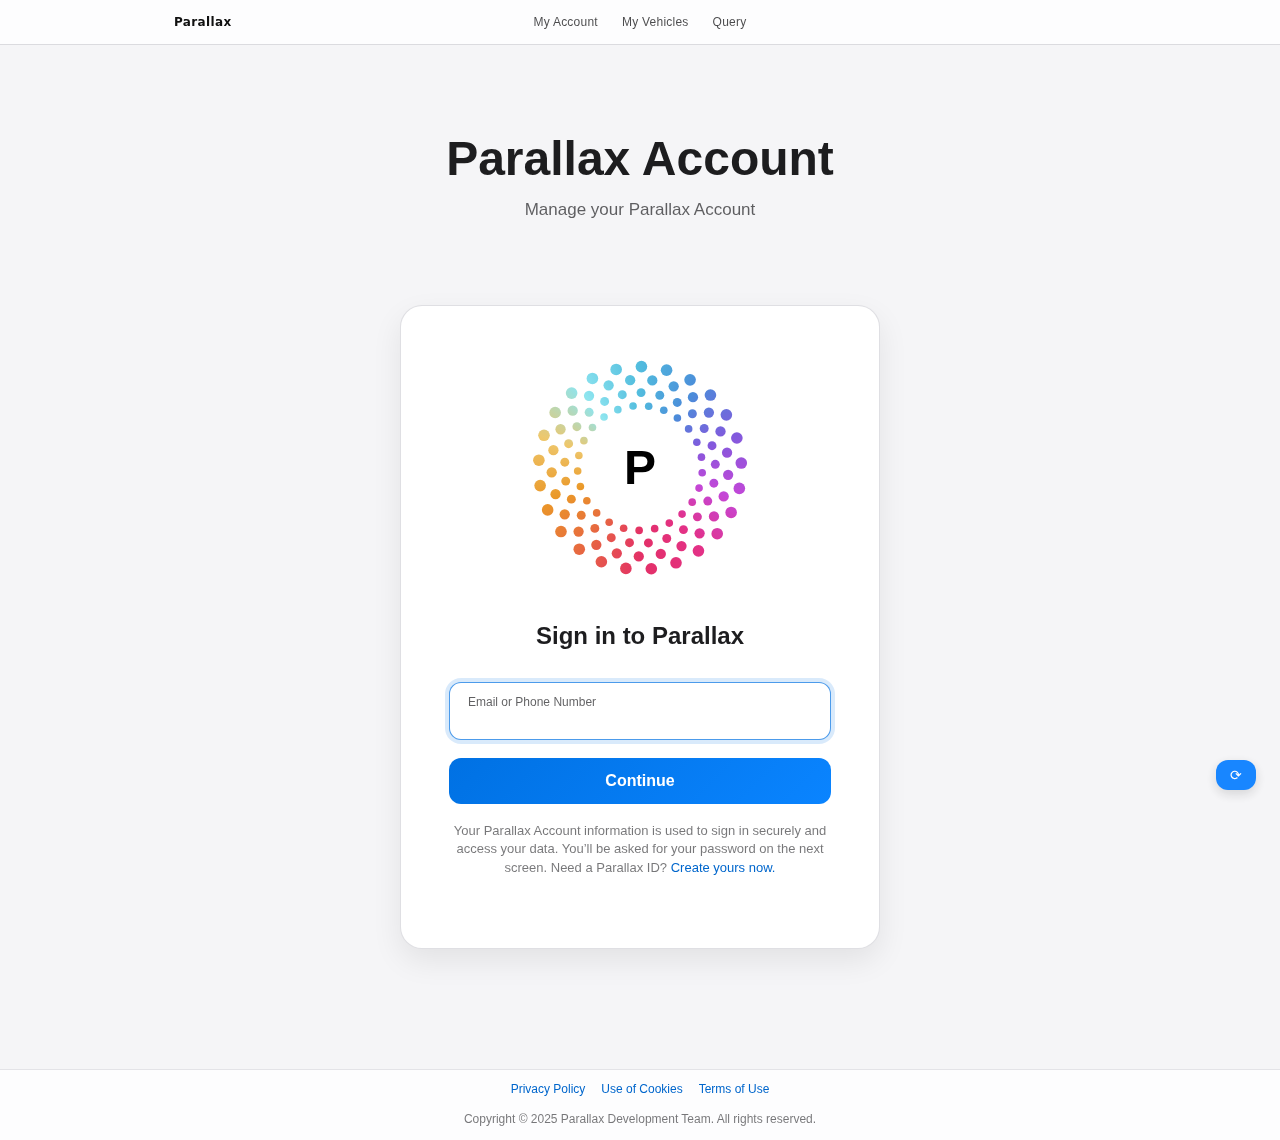
<file: frontend_and_backend_project/index.html>
<!DOCTYPE html>
  <html lang="en">
  <head>
    <meta charset="UTF-8" />
    <meta name="viewport" content="width=device-width, initial-scale=1.0" />
    <title>Parallax</title>
    <link rel="icon" type="image/png" href="resource/img/Logo.png" />
    <link rel="stylesheet" href="styles.css" />
  </head>
  <body>
    <header class="apple-header">
      <nav class="apple-nav" aria-label="Main navigation">
        <a class="nav-logo" href="#" aria-label="Parallax">
          <span class="nav-logo-text">Parallax</span>
        </a>
        <ul class="nav-links">
          <li><a href="#" id="nav-account">My Account</a></li>
          <li><a href="#" id="nav-vehicles">My Vehicles</a></li>
          <li><a href="#" id="nav-query">Query</a></li>
          <li id="nav-signout-item" class="hidden">
            <a href="#" id="nav-signout">Sign out</a>
          </li>
        </ul>
      </nav>
    </header>

    <main>
      <section id="auth-shell" class="signin-shell">
        <h1 class="signin-heading">Parallax Account</h1>
        <p class="signin-subheading">Manage your Parallax Account</p>
        <section class="signin-card" aria-labelledby="form-title">
          <div class="account-logo" aria-hidden="true">
            <div class="parallax-ring-logo">
              <div class="parallax-ring-bg"></div>
              <canvas id="parallax-ring-mask"></canvas>
              <div class="parallax-ring-mark">P</div>
            </div>
          </div>
        <h2 id="form-title" class="card-title">Sign in to Parallax</h2>
          <form
            id="login-form"
            class="auth-form active"
            data-stage="identifier"
            novalidate
          >
            <label class="input-field floating-field identifier-field">
              <span class="sr-only">Email or phone number</span>
              <input
                id="login-username"
                type="text"
                placeholder="Email or Phone Number"
                autocomplete="username"
                required
              />
              <span class="floating-label" aria-hidden="true"
                >Email or Phone Number</span
              >
            </label>
            <button type="submit" class="primary-button">Continue</button>
            <p id="login-stage-note" class="stage-note">
              Your Parallax Account information is used to sign in securely and
              access your data. You’ll be asked for your password on the next
              screen. Need a Parallax ID?
              <a href="#" class="link create-account-trigger"
                >Create yours now.</a
              >
            </p>
            <label class="input-field floating-field password-field">
              <span class="sr-only">Password</span>
              <input
                id="login-password"
                type="password"
                placeholder="Password"
                autocomplete="current-password"
                required
              />
              <span class="floating-label" aria-hidden="true">Password</span>
            </label>
            <label class="remember-row password-stage">
              <input id="remember-me" type="checkbox" />
              <span>Remember me</span>
            </label>
            <div class="link-group password-stage">
              <a href="#" id="forgot-password" class="link">Forgot your password?</a>
              <a
                href="#"
                id="create-account-link"
                class="link create-account-trigger"
                >Create Your Parallax Account</a
              >
            </div>
          </form>

          <form id="reset-form" class="auth-form reset-form" novalidate>
            <div class="reset-layout">
              <div class="reset-main">
                <h2 class="reset-title">Reset your password</h2>
                <p class="reset-description">
                  Enter your email address or phone number that you use with your
                  account to continue.
                </p>

                <label class="field-block" for="reset-identifier">
                  <span class="field-label">Email address or phone number</span>
                  <input
                    id="reset-identifier"
                    type="text"
                    autocomplete="username"
                    required
                  />
                </label>

                <div class="verification-box reset-captcha" role="group">
                  <p class="verification-title">Type the characters in the image</p>
                  <div
                    class="verification-code"
                    id="reset-captcha-display"
                    aria-live="polite"
                  >
                    469P
                  </div>
                  <div class="verification-actions">
                    <button
                      type="button"
                      class="link-button"
                      id="reset-refresh-captcha"
                    >
                      New Code
                    </button>
                  </div>
                  <input
                    id="reset-captcha-input"
                    type="text"
                    aria-label="Verification code"
                    required
                  />
                </div>

                <button type="submit" class="primary-button">Continue</button>
                <p class="reset-links">
                  <a href="#" id="reset-back-link" class="link">Back to sign in</a>
                </p>
              </div>
              <aside class="reset-support" aria-label="Password reset guidance">
                <h3>You have come to the right place to reset a forgotten password.</h3>
                <p>
                  For your security, we will ask you a few questions to verify that
                  you are the owner of this account.
                </p>
              </aside>
            </div>
          </form>

          <form id="register-form" class="auth-form account-form" novalidate>
            <header class="account-header">
              <h2 class="account-title">Create Your Parallax Account</h2>
              <p class="account-subtitle">
                A Parallax ID is all you need to access every Parallax service.
                <a href="#" id="back-to-login" class="link"
                  >Already have a Parallax ID? Sign in &gt;</a
                >
              </p>
            </header>

            <div class="field-stack">
              <label class="field-block" for="register-country">
                <span class="field-label">Country/Region</span>
                <select id="register-country" required></select>
              </label>

              <div class="field-row">
                <label class="field-block" for="register-first-name">
                  <span class="field-label">First name</span>
                  <input
                    id="register-first-name"
                    type="text"
                    autocomplete="given-name"
                    required
                  />
                </label>
                <label class="field-block" for="register-last-name">
                  <span class="field-label">Last name</span>
                  <input
                    id="register-last-name"
                    type="text"
                    autocomplete="family-name"
                    required
                  />
                </label>
              </div>

              <div class="field-row">
                <label class="field-block" for="register-birth-month">
                  <span class="field-label">Month</span>
                  <select id="register-birth-month" required></select>
                </label>
                <label class="field-block" for="register-birth-day">
                  <span class="field-label">Day</span>
                  <select id="register-birth-day" required></select>
                </label>
                <label class="field-block" for="register-birth-year">
                  <span class="field-label">Year</span>
                  <select id="register-birth-year" required></select>
                </label>
              </div>

              <label class="field-block" for="register-email">
                <span class="field-label">Email</span>
                <input
                  id="register-email"
                  type="email"
                  autocomplete="email"
                  required
                />
              </label>

              <label class="field-block" for="register-password">
                <span class="field-label">Password</span>
                <input
                  id="register-password"
                  type="password"
                  autocomplete="new-password"
                  required
                />
              </label>

              <label class="field-block" for="register-confirm-password">
                <span class="field-label">Confirm Password</span>
                <input
                  id="register-confirm-password"
                  type="password"
                  autocomplete="new-password"
                  required
                />
              </label>

              <div class="field-row">
                <label class="field-block" for="register-phone-country">
                  <span class="field-label">Country code</span>
                  <select id="register-phone-country" required></select>
                </label>
                <label class="field-block" for="register-phone">
                  <span class="field-label">Phone number</span>
                  <input
                    id="register-phone"
                    type="tel"
                    autocomplete="tel"
                    required
                  />
                </label>
              </div>

              <fieldset class="field-block fieldset">
                <legend class="field-label">Verify with</legend>
                <label class="choice-item">
                  <input
                    type="radio"
                    name="contact-method"
                    value="text"
                    checked
                  />
                  <span>Text message</span>
                </label>
                <label class="choice-item">
                  <input type="radio" name="contact-method" value="call" />
                  <span>Phone call</span>
                </label>
              </fieldset>

              <p class="account-info">
                By creating a Parallax ID, you agree to receive important
                account notifications and updates about Parallax services.
              </p>

              <div class="verification-box">
                <p class="verification-title">Type the characters in the image</p>
                <div class="verification-code" id="captcha-display">469P</div>
                <div class="verification-actions">
                  <button type="button" class="link-button" id="refresh-captcha">
                    New Code
                  </button>
                </div>
                <input
                  id="register-captcha"
                  type="text"
                  aria-label="Verification code"
                  required
                />
              </div>
            </div>

            <button type="submit" class="primary-button">
              Create Your Parallax Account
            </button>

            <p class="account-disclaimer">
              You acknowledge that Parallax uses your personal information to
              provide and improve our services, subject to our Privacy Policy.
            </p>
          </form>
          <p id="auth-message" class="message" role="alert"></p>
        </section>
      </section>

      <section id="license-section" class="license-panel hidden" aria-live="polite">
        <div class="license-header">
          <h2>Vehicles Management</h2>
          <p id="welcome-message"></p>
        </div>
        <form id="license-form" class="license-form">
          <label class="license-field">
            <span>License plate number</span>
            <input
              type="text"
              id="license-number"
              placeholder="e.g., ABC1234"
              pattern="^[A-Z0-9-]{1,7}$"
              title="Enter a license plate like ABC1234"
              required
            />
          </label>
          <label class="license-field">
            <span>Vehicle make</span>
            <select id="vehicle-make" required>
              <option value="" disabled selected>Select make</option>
            </select>
          </label>
          <label class="license-field">
            <span>Vehicle model</span>
            <select id="vehicle-model" required>
              <option value="" disabled selected>Select model</option>
            </select>
          </label>
          <label class="license-field">
            <span>Vehicle year</span>
            <select id="vehicle-year" required>
              <option value="" disabled selected>Select year</option>
            </select>
          </label>
          <button type="submit" class="primary-button">Save License</button>
        </form>
        <p id="license-message" class="message" role="alert"></p>
        <div class="license-list-container">
          <h3>Registered vehicles</h3>
          <div class="vehicle-filters" id="vehicle-filters">
            <label class="filter-field">
              <span>Search</span>
              <input
                id="vehicle-filter-search"
                type="text"
                placeholder="Search license, make, or model"
                aria-label="Search vehicles"
              />
            </label>
            <label class="filter-field">
              <span>Blacklist status</span>
              <select id="vehicle-filter-blacklist" aria-label="Filter by blacklist status">
                <option value="all" selected>All</option>
                <option value="active">Blacklisted</option>
                <option value="clear">Not blacklisted</option>
              </select>
            </label>
            <label class="filter-field admin-only-filter" id="vehicle-filter-owner-wrapper">
              <span>Owner</span>
              <input
                id="vehicle-filter-owner"
                type="text"
                placeholder="Owner email or phone"
                aria-label="Filter by owner"
              />
            </label>
          </div>
          <div class="table-scroll-wrapper">
            <table id="vehicles-table" class="vehicles-table">
              <thead id="vehicles-table-head"></thead>
              <tbody id="vehicles-table-body"></tbody>
            </table>
          </div>
        </div>
      </section>

      <section id="account-section" class="license-panel hidden">
        <div class="license-header">
          <h2>Account Management</h2>
          <p>Update your contact information and password, or delete your account.</p>
        </div>

        <!-- Contact info form -->
        <form id="account-contact-form" class="license-form">
          <h3>Contact information</h3>
          <label class="license-field">
            <span>Email</span>
            <input id="account-email" type="email" required />
          </label>
          <label class="license-field">
            <span>Country code</span>
            <select id="account-phone-country" required></select>
          </label>
          <label class="license-field">
            <span>Phone number</span>
            <input id="account-phone" type="tel" required />
          </label>
          <label class="license-field">
            <span>Enter Your Current password</span>
            <input
              id="account-current-password-for-contact"
              type="password"
              required
            />
          </label>
          <button type="submit" class="primary-button">
            Save Contact Info
          </button>
          <p id="account-contact-message" class="message" role="alert"></p>
        </form>

        <!-- Change password form -->
        <form id="account-password-form" class="license-form">
          <h3>Change password</h3>
          <label class="license-field">
            <span>Current password</span>
            <input id="account-old-password" type="password" required />
          </label>
          <label class="license-field">
            <span>New password</span>
            <input id="account-new-password" type="password" required />
          </label>
          <label class="license-field">
            <span>Confirm new password</span>
            <input id="account-confirm-password" type="password" required />
          </label>

          <div class="verification-box">
            <p class="verification-title">Type the characters in the image</p>
            <div
              class="verification-code"
              id="account-captcha-display"
            >
              1234
            </div>
            <div class="verification-actions">
              <button
                type="button"
                class="link-button"
                id="account-refresh-captcha"
              >
                New Code
              </button>
            </div>
            <input
              id="account-captcha-input"
              type="text"
              aria-label="Verification code"
              required
            />
          </div>

          <button type="submit" class="primary-button">
            Change Password
          </button>
          <p id="account-password-message" class="message" role="alert"></p>
        </form>

        <!-- Delete account -->
        <div class="license-form">
          <h3>Delete account</h3>
          <p>
            This will permanently delete your account and all vehicles stored in this
            browser.
          </p>
          <button id="account-delete" class="secondary-button">
            Delete Account
          </button>
        </div>
      </section>

      <section id="query-section" class="license-panel hidden">
        <div class="license-header">
          <h2>Vehicles Query</h2>
          <p>Check blacklist status for any license plate in the system.</p>
        </div>

        <form id="query-form" class="license-form">
          <label class="license-field">
            <span>License plate number</span>
            <input
              id="query-license-number"
              type="text"
              placeholder="e.g., ABC1234"
              pattern="^[A-Z0-9-]{1,7}$"
              required
            />
          </label>
          <button type="submit" class="primary-button">Query</button>
        </form>
        <p id="query-message" class="message" role="alert"></p>

        <hr class="query-separator" />

        <form id="query-image-form" class="license-form">
          <h2>Check from image</h2>
          <p>Upload a photo of a vehicle license plate. We will detect the plate and check its blacklist status.</p>
          <label class="license-field">
            <span>License plate image</span>
            <input
              id="query-image-input"
              type="file"
              accept="image/*"
              required
            />
          </label>
          <button type="submit" class="primary-button">Check Image</button>
        </form>
        <p id="query-image-result" class="message" role="alert"></p>
      </section>
    </main>

    <footer class="global-footer">
      <div class="footer-links">
        <a href="Privacy_Policy.html" class="link">Privacy Policy</a>
        <a href="Use_of_Cookies.html" class="link">Use of Cookies</a>
        <a href="Term_of_Use.html" class="link">Terms of Use</a>
      </div>
      <p>Copyright © 2025 Parallax Development Team. All rights reserved.</p>
    </footer>

    <button id="refresh-button" class="refresh-button" aria-label="Reload page">
      ⟳
    </button>

    <script src="config.js"></script>
    <script src="app.js"></script>
  </body>
</html>
</file>
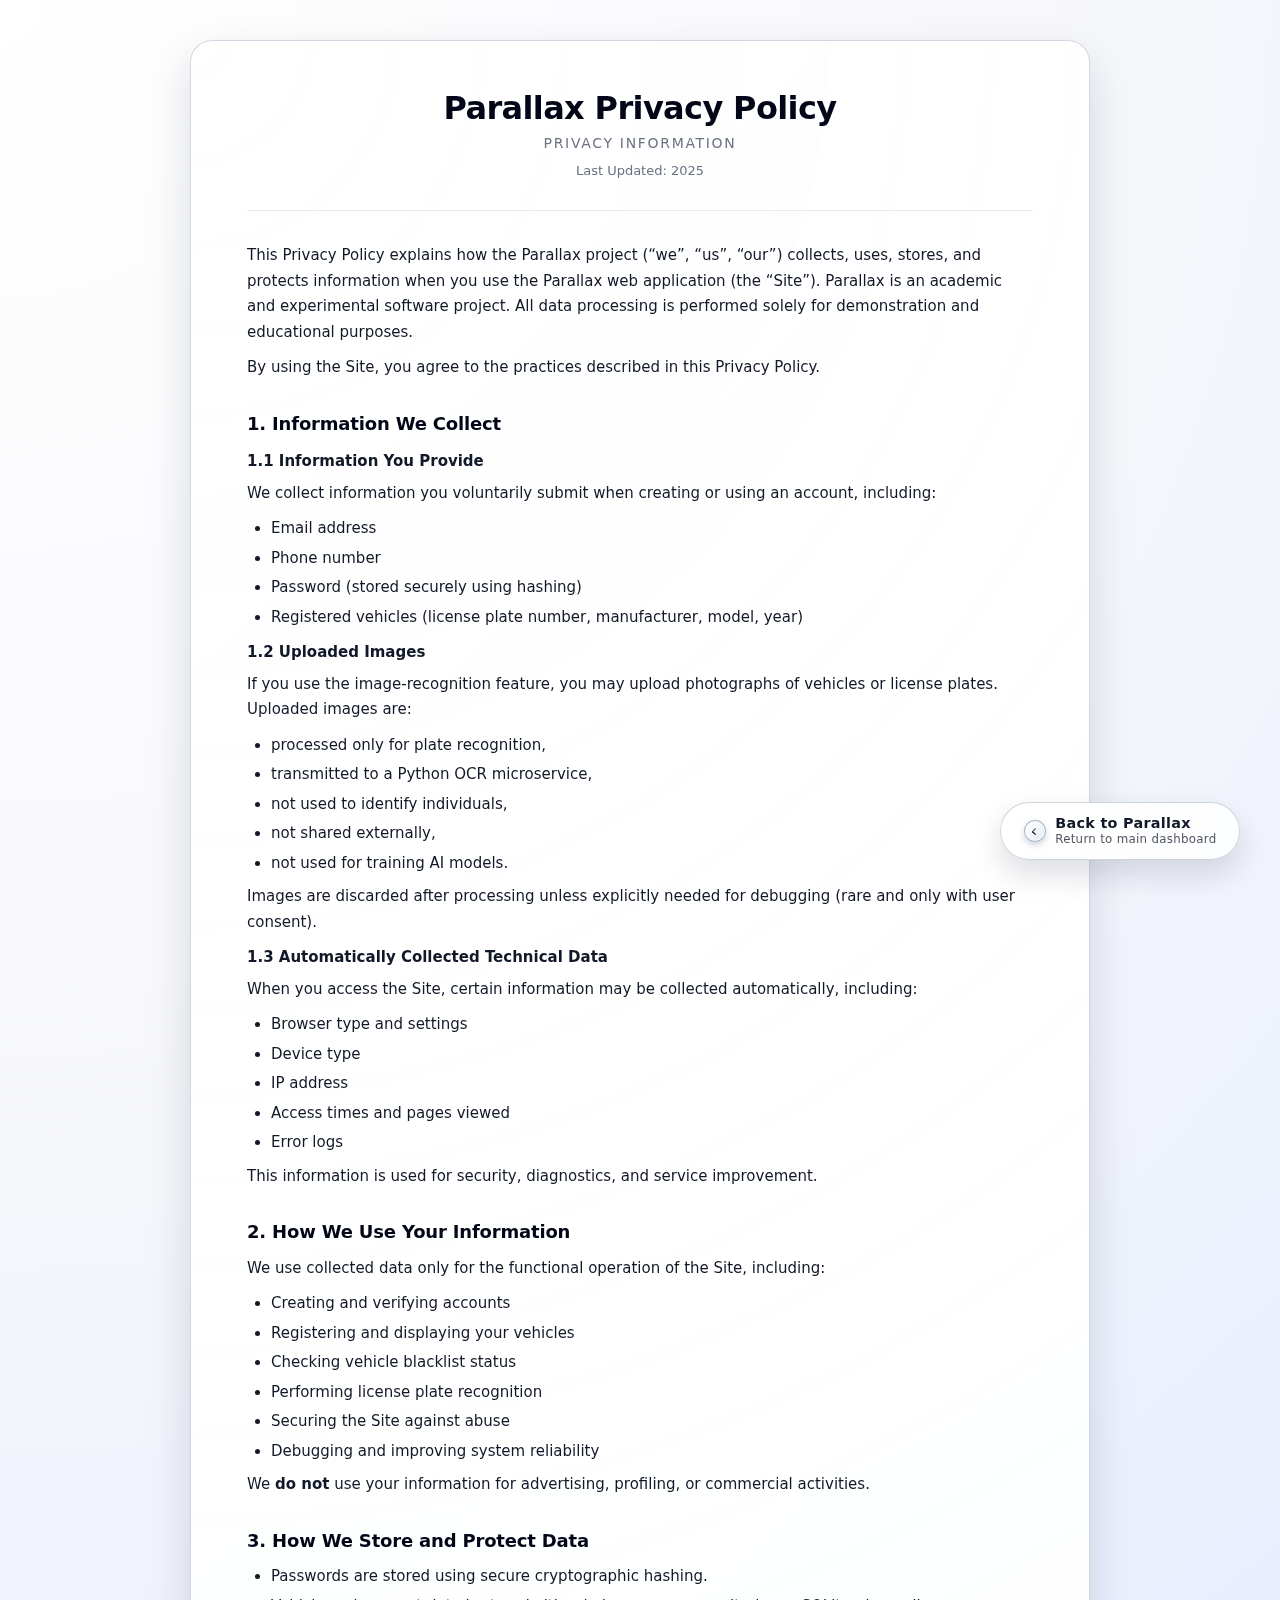
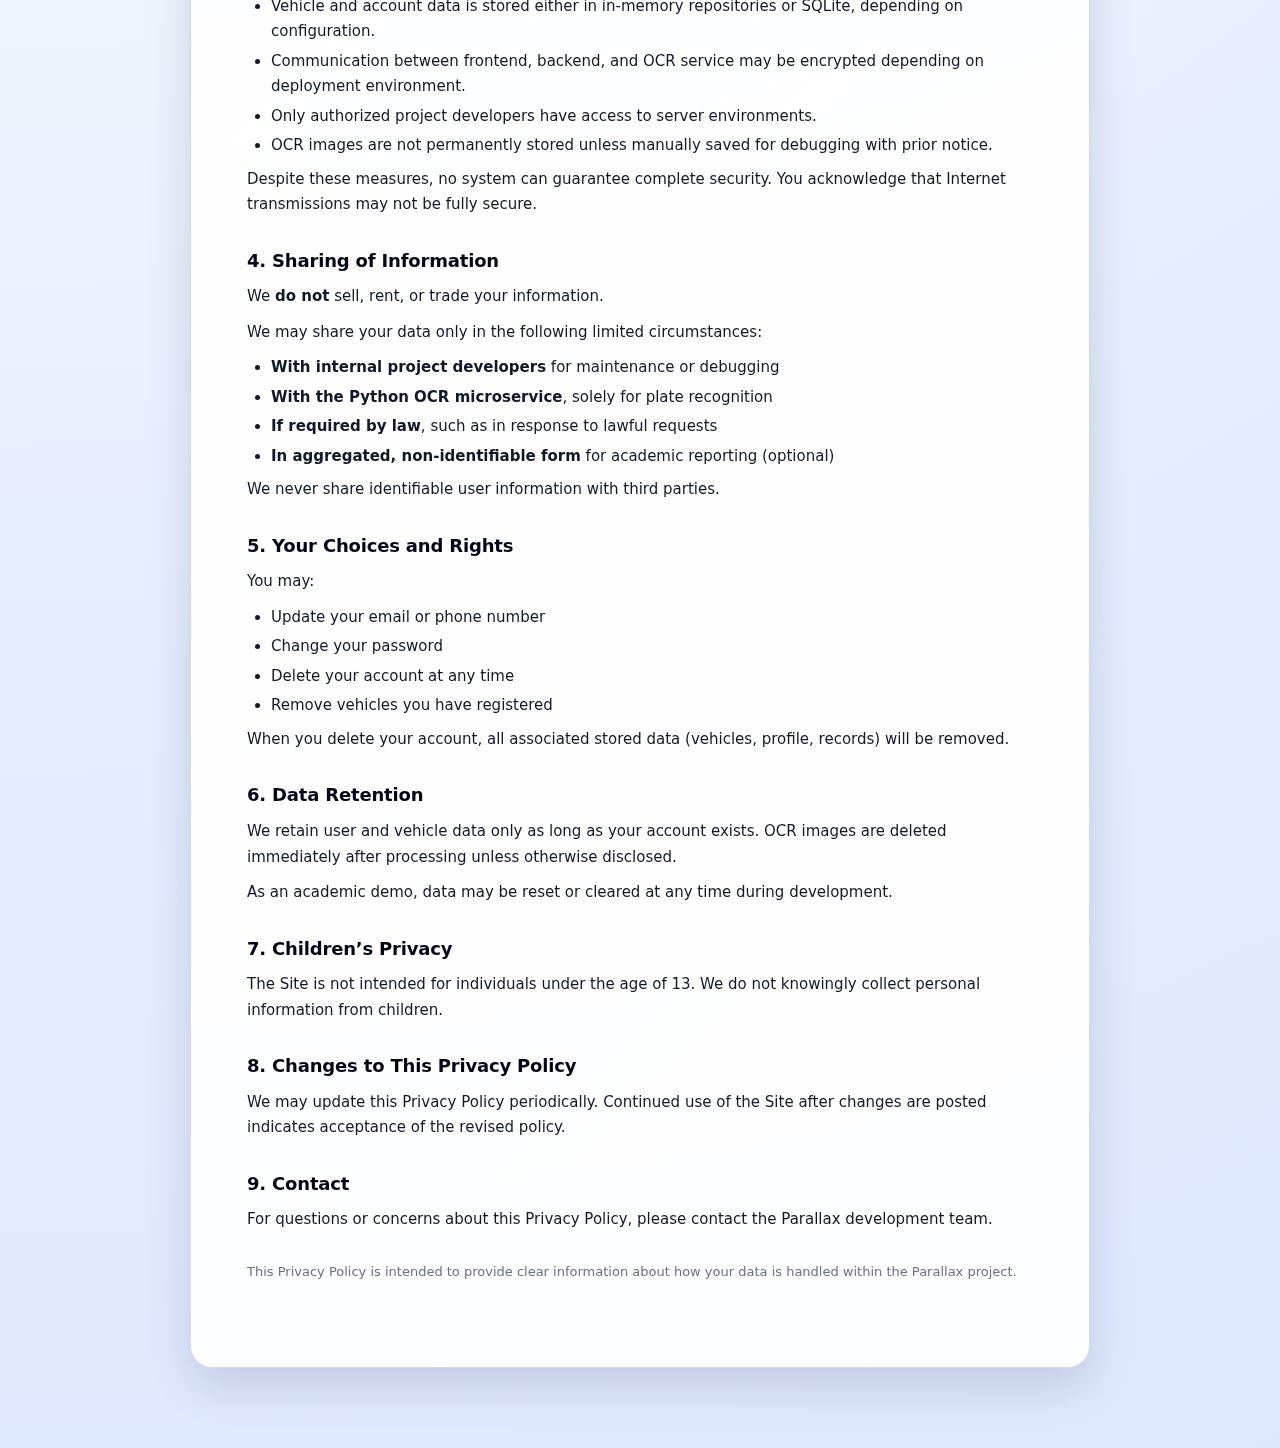
<file: frontend_and_backend_project/Privacy_Policy.html>
<!DOCTYPE html>
<html lang="en">
<head>
  <meta charset="UTF-8" />
  <title>Parallax Privacy Policy</title>
  <link rel="icon" type="image/png" href="resource/img/Logo.png" />
  <meta name="viewport" content="width=device-width, initial-scale=1" />

  <style>
    /* Basic reset */
    * {
      margin: 0;
      padding: 0;
      box-sizing: border-box;
    }

    html,
    body {
      font-family: -apple-system, BlinkMacSystemFont, "SF Pro Text",
        system-ui, -system-ui, "Helvetica Neue", Arial, sans-serif;
      color: #111827;
      -webkit-font-smoothing: antialiased;
    }

    body {
      min-height: 100vh;
      padding: 40px 16px 80px;
      background:
        radial-gradient(circle at top left, #ffffff 0, #f6f7fb 35%, #e4ecff 70%, #dde7ff 100%);
    }

    .page {
      max-width: 900px;
      margin: 0 auto;
      border-radius: 22px;
      padding: 48px 56px 56px;

      background:
        radial-gradient(circle at 0 0, rgba(255, 255, 255, 0.96), rgba(255, 255, 255, 0.82)),
        linear-gradient(135deg, rgba(255, 255, 255, 0.9), rgba(244, 247, 255, 0.96));
      border: 1px solid rgba(148, 163, 184, 0.42);
      box-shadow:
        0 18px 45px rgba(15, 23, 42, 0.14),
        0 0 0 1px rgba(255, 255, 255, 0.7) inset;
      backdrop-filter: blur(26px) saturate(135%);
    }

    @media (max-width: 768px) {
      body {
        padding: 24px 12px 40px;
      }
      .page {
        padding: 32px 20px 40px;
        border-radius: 18px;
      }
    }

    .page-header {
      text-align: center;
      margin-bottom: 32px;
    }

    .page-title {
      font-size: 32px;
      font-weight: 600;
      letter-spacing: -0.02em;
      margin-bottom: 8px;
      color: #020617;
    }

    .page-subtitle {
      font-size: 14px;
      text-transform: uppercase;
      letter-spacing: 0.12em;
      color: #6b7280;
    }

    .meta-row {
      display: flex;
      justify-content: center;
      font-size: 13px;
      color: #6b7280;
      margin-top: 12px;
    }

    .meta-row span + span::before {
      content: "•";
      margin: 0 8px;
      color: #d4d4d8;
    }

    hr.divider {
      border: none;
      border-top: 1px solid rgba(226, 232, 240, 0.9);
      margin: 24px 0 32px;
    }

    .section {
      margin-bottom: 28px;
      line-height: 1.7;
      font-size: 15px;
      color: #111827;
    }

    .section h2 {
      font-size: 18px;
      font-weight: 600;
      margin-bottom: 8px;
      letter-spacing: -0.01em;
      color: #020617;
    }

    .section h3 {
      font-size: 15px;
      font-weight: 600;
      margin: 10px 0 6px;
      color: #111827;
    }

    .section p {
      margin-bottom: 10px;
    }

    .section ul {
      margin: 8px 0 8px 20px;
      padding-left: 4px;
    }

    .section li {
      margin-bottom: 4px;
    }

    strong {
      font-weight: 600;
    }

    .small-note {
      font-size: 13px;
      color: #6b7280;
      margin-top: 6px;
    }

    /* 右下角浮动返回按钮（液态玻璃） */
    .back-fab {
      position: fixed;
      right: 2.5rem;
      bottom: 2.5rem;
      z-index: 999;
    }

    .back-fab__button {
      display: inline-flex;
      align-items: center;
      gap: 0.6rem;
      padding: 0.8rem 1.4rem;
      border-radius: 999px;

      background:
        radial-gradient(circle at 0 0, rgba(255, 255, 255, 0.95), rgba(255, 255, 255, 0.8)),
        linear-gradient(135deg, rgba(255, 255, 255, 0.96), rgba(243, 246, 255, 0.96));
      border: 1px solid rgba(148, 163, 184, 0.45);
      box-shadow:
        0 14px 30px rgba(15, 23, 42, 0.14),
        0 0 0 1px rgba(255, 255, 255, 0.85) inset;
      backdrop-filter: blur(22px) saturate(130%);

      color: #111827;
      text-decoration: none;
      font-size: 0.9rem;
      letter-spacing: 0.02em;
      transition:
        transform 150ms ease-out,
        box-shadow 150ms ease-out,
        border-color 150ms ease-out,
        background 150ms ease-out;
    }

    .back-fab__icon {
      width: 22px;
      height: 22px;
      border-radius: 999px;
      border: 1px solid rgba(148, 163, 184, 0.75);
      display: flex;
      align-items: center;
      justify-content: center;
      background:
        linear-gradient(135deg,
          rgba(255, 255, 255, 0.97),
          rgba(226, 232, 240, 0.9)
        );
      box-shadow:
        0 3px 6px rgba(148, 163, 184, 0.45),
        0 0 0 1px rgba(255, 255, 255, 0.9) inset;
    }

    .back-fab__icon svg {
      width: 11px;
      height: 11px;
      display: block;
      color: #0f172a;
    }

    .back-fab__labels {
      display: flex;
      flex-direction: column;
      align-items: flex-start;
    }

    .back-fab__label-main {
      font-weight: 600;
      line-height: 1.1;
    }

    .back-fab__label-sub {
      font-size: 0.74rem;
      opacity: 0.75;
      line-height: 1.2;
    }

    .back-fab__button:hover {
      transform: translateY(-1px) scale(1.02);
      border-color: rgba(59, 130, 246, 0.78);
      background:
        radial-gradient(circle at 0 0, rgba(219, 234, 254, 0.96), rgba(255, 255, 255, 0.96)),
        linear-gradient(135deg, rgba(255, 255, 255, 0.99), rgba(219, 234, 254, 0.99));
      box-shadow:
        0 18px 38px rgba(15, 23, 42, 0.16),
        0 0 0 1px rgba(226, 232, 240, 0.9) inset;
    }

    .back-fab__button:active {
      transform: translateY(1px) scale(0.97);
      box-shadow:
        0 8px 18px rgba(15, 23, 42, 0.18),
        0 0 0 1px rgba(203, 213, 225, 0.95) inset;
    }

    @media (max-width: 600px) {
      .back-fab {
        right: 1.25rem;
        bottom: 1.25rem;
      }
    }
  </style>
</head>

<body>
  <main class="page">
    <header class="page-header">
      <h1 class="page-title">Parallax Privacy Policy</h1>
      <div class="page-subtitle">Privacy Information</div>
      <div class="meta-row">
        <span>Last Updated: 2025</span>
      </div>
    </header>

    <hr class="divider" />

    <section class="section">
      <p>
        This Privacy Policy explains how the Parallax project (“we”, “us”, “our”)
        collects, uses, stores, and protects information when you use the Parallax
        web application (the “Site”). Parallax is an academic and experimental
        software project. All data processing is performed solely for demonstration
        and educational purposes.
      </p>
      <p>
        By using the Site, you agree to the practices described in this Privacy Policy.
      </p>
    </section>

    <section class="section">
      <h2>1. Information We Collect</h2>

      <h3>1.1 Information You Provide</h3>
      <p>
        We collect information you voluntarily submit when creating or using an
        account, including:
      </p>
      <ul>
        <li>Email address</li>
        <li>Phone number</li>
        <li>Password (stored securely using hashing)</li>
        <li>Registered vehicles (license plate number, manufacturer, model, year)</li>
      </ul>

      <h3>1.2 Uploaded Images</h3>
      <p>
        If you use the image-recognition feature, you may upload photographs of
        vehicles or license plates. Uploaded images are:
      </p>
      <ul>
        <li>processed only for plate recognition,</li>
        <li>transmitted to a Python OCR microservice,</li>
        <li>not used to identify individuals,</li>
        <li>not shared externally,</li>
        <li>not used for training AI models.</li>
      </ul>
      <p>
        Images are discarded after processing unless explicitly needed for debugging
        (rare and only with user consent).
      </p>

      <h3>1.3 Automatically Collected Technical Data</h3>
      <p>
        When you access the Site, certain information may be collected automatically,
        including:
      </p>
      <ul>
        <li>Browser type and settings</li>
        <li>Device type</li>
        <li>IP address</li>
        <li>Access times and pages viewed</li>
        <li>Error logs</li>
      </ul>
      <p>
        This information is used for security, diagnostics, and service improvement.
      </p>
    </section>

    <section class="section">
      <h2>2. How We Use Your Information</h2>
      <p>
        We use collected data only for the functional operation of the Site, including:
      </p>
      <ul>
        <li>Creating and verifying accounts</li>
        <li>Registering and displaying your vehicles</li>
        <li>Checking vehicle blacklist status</li>
        <li>Performing license plate recognition</li>
        <li>Securing the Site against abuse</li>
        <li>Debugging and improving system reliability</li>
      </ul>
      <p>
        We <strong>do not</strong> use your information for advertising, profiling,
        or commercial activities.
      </p>
    </section>

    <section class="section">
      <h2>3. How We Store and Protect Data</h2>
      <ul>
        <li>Passwords are stored using secure cryptographic hashing.</li>
        <li>
          Vehicle and account data is stored either in in-memory repositories or
          SQLite, depending on configuration.
        </li>
        <li>
          Communication between frontend, backend, and OCR service may be encrypted
          depending on deployment environment.
        </li>
        <li>Only authorized project developers have access to server environments.</li>
        <li>
          OCR images are not permanently stored unless manually saved for debugging
          with prior notice.
        </li>
      </ul>
      <p>
        Despite these measures, no system can guarantee complete security. You
        acknowledge that Internet transmissions may not be fully secure.
      </p>
    </section>

    <section class="section">
      <h2>4. Sharing of Information</h2>
      <p>
        We <strong>do not</strong> sell, rent, or trade your information.
      </p>
      <p>
        We may share your data only in the following limited circumstances:
      </p>
      <ul>
        <li><strong>With internal project developers</strong> for maintenance or debugging</li>
        <li>
          <strong>With the Python OCR microservice</strong>, solely for plate recognition
        </li>
        <li>
          <strong>If required by law</strong>, such as in response to lawful requests
        </li>
        <li>
          <strong>In aggregated, non-identifiable form</strong> for academic reporting (optional)
        </li>
      </ul>
      <p>
        We never share identifiable user information with third parties.
      </p>
    </section>

    <section class="section">
      <h2>5. Your Choices and Rights</h2>
      <p>You may:</p>
      <ul>
        <li>Update your email or phone number</li>
        <li>Change your password</li>
        <li>Delete your account at any time</li>
        <li>Remove vehicles you have registered</li>
      </ul>
      <p>
        When you delete your account, all associated stored data (vehicles, profile,
        records) will be removed.
      </p>
    </section>

    <section class="section">
      <h2>6. Data Retention</h2>
      <p>
        We retain user and vehicle data only as long as your account exists.
        OCR images are deleted immediately after processing unless otherwise disclosed.
      </p>
      <p>
        As an academic demo, data may be reset or cleared at any time during development.
      </p>
    </section>

    <section class="section">
      <h2>7. Children’s Privacy</h2>
      <p>
        The Site is not intended for individuals under the age of 13.
        We do not knowingly collect personal information from children.
      </p>
    </section>

    <section class="section">
      <h2>8. Changes to This Privacy Policy</h2>
      <p>
        We may update this Privacy Policy periodically. Continued use of the Site
        after changes are posted indicates acceptance of the revised policy.
      </p>
    </section>

    <section class="section">
      <h2>9. Contact</h2>
      <p>
        For questions or concerns about this Privacy Policy, please contact the
        Parallax development team.
      </p>
    </section>

    <section class="section small-note">
      <p>
        This Privacy Policy is intended to provide clear information about how
        your data is handled within the Parallax project.
      </p>
    </section>
  </main>

  <div class="back-fab">
    <a
      class="back-fab__button"
      href="https://parallax.twilightfrosty.com/"
      onclick="
        if (window.history.length > 1) {
          history.back();
          return false;
        }
      "
    >
      <span class="back-fab__icon">
        <svg viewBox="0 0 16 16" aria-hidden="true">
          <path
            d="M9.9 3.2a.75.75 0 0 1 0 1.06L6.16 8l3.74 3.74a.75.75 0 1 1-1.06 1.06L4.57 9.47a1 1 0 0 1 0-1.41l4.27-4.27a.75.75 0 0 1 1.06 0z"
            fill="currentColor"
          />
        </svg>
      </span>
      <span class="back-fab__labels">
        <span class="back-fab__label-main">Back to Parallax</span>
        <span class="back-fab__label-sub">Return to main dashboard</span>
      </span>
    </a>
  </div>
</body>
</html>
</file>
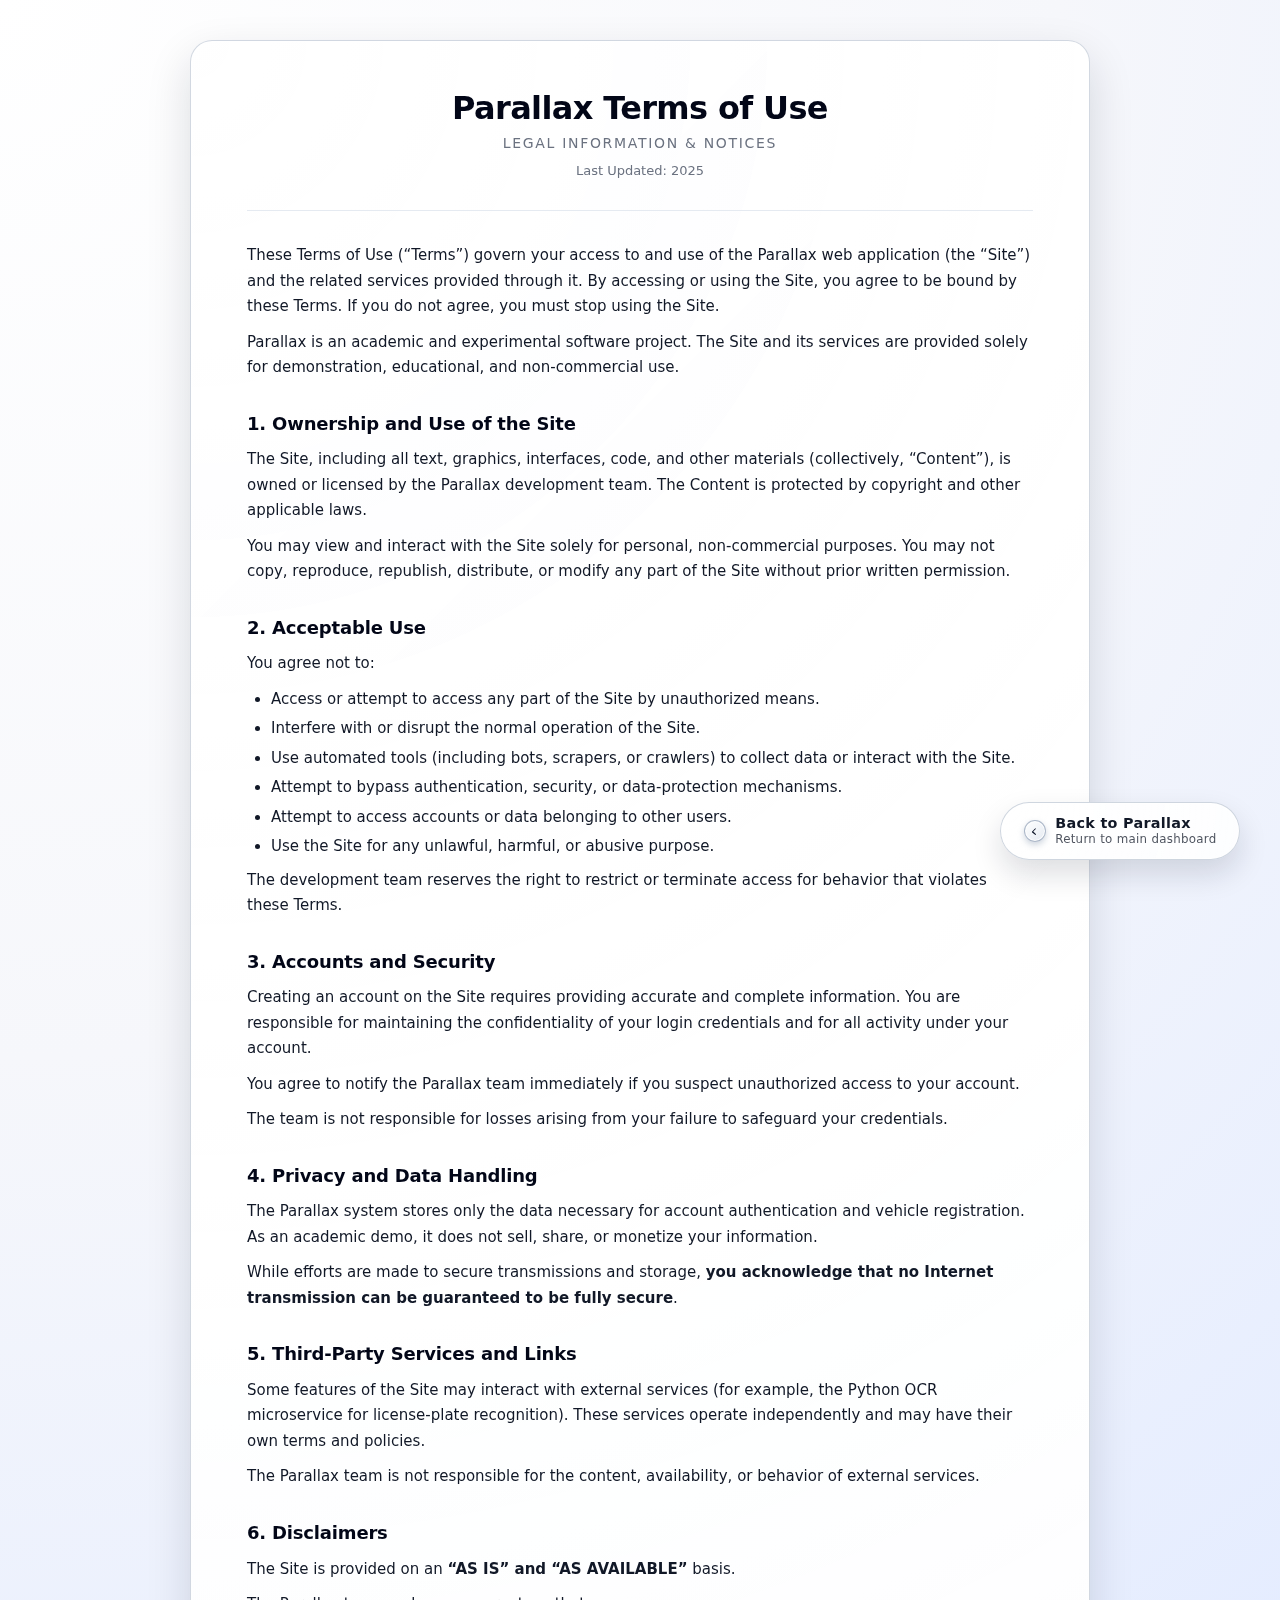
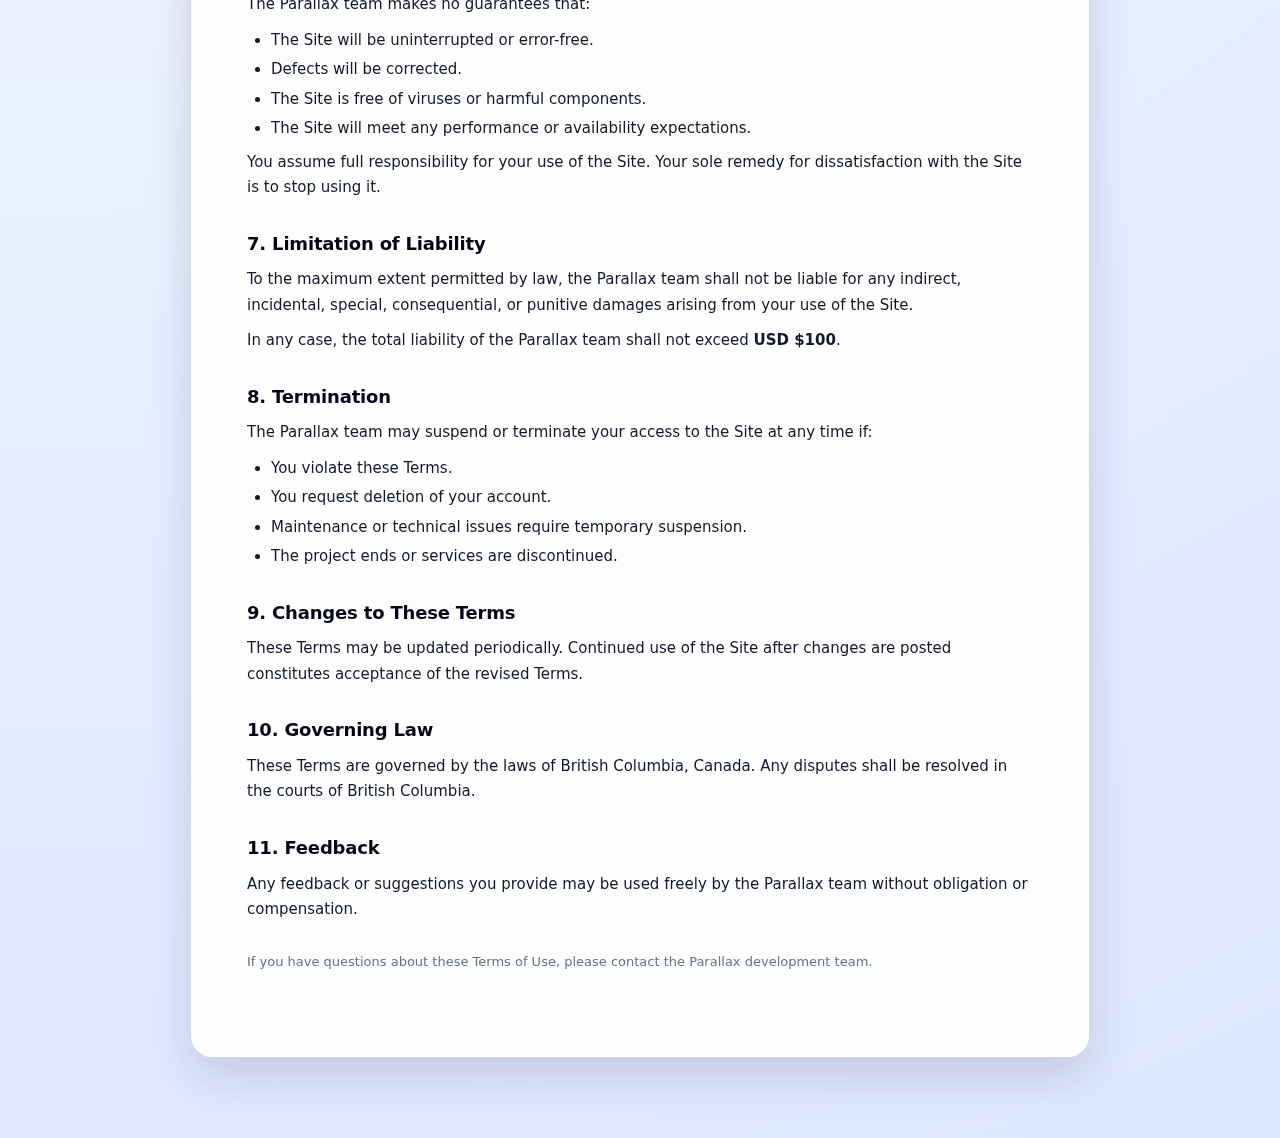
<file: frontend_and_backend_project/Term_of_Use.html>
<!DOCTYPE html>
<html lang="en">
<head>
  <meta charset="UTF-8" />
  <title>Parallax Terms of Use</title>
  <link rel="icon" type="image/png" href="resource/img/Logo.png" />
  <meta name="viewport" content="width=device-width, initial-scale=1" />

  <style>
    /* Basic reset */
    * {
      margin: 0;
      padding: 0;
      box-sizing: border-box;
    }

    html,
    body {
      font-family: -apple-system, BlinkMacSystemFont, "SF Pro Text",
        system-ui, -system-ui, "Helvetica Neue", Arial, sans-serif;
      color: #111827;
      -webkit-font-smoothing: antialiased;
    }

    body {
      min-height: 100vh;
      padding: 40px 16px 80px;
      background:
        radial-gradient(circle at top left, #ffffff 0, #f6f7fb 35%, #e4ecff 70%, #dde7ff 100%);
    }

    .page {
      max-width: 900px;
      margin: 0 auto;
      border-radius: 22px;
      padding: 48px 56px 56px;

      background:
        radial-gradient(circle at 0 0, rgba(255, 255, 255, 0.96), rgba(255, 255, 255, 0.82)),
        linear-gradient(135deg, rgba(255, 255, 255, 0.9), rgba(244, 247, 255, 0.96));
      border: 1px solid rgba(148, 163, 184, 0.42);
      box-shadow:
        0 18px 45px rgba(15, 23, 42, 0.14),
        0 0 0 1px rgba(255, 255, 255, 0.7) inset;
      backdrop-filter: blur(26px) saturate(135%);
    }

    @media (max-width: 768px) {
      body {
        padding: 24px 12px 40px;
      }
      .page {
        padding: 32px 20px 40px;
        border-radius: 18px;
      }
    }

    .page-header {
      text-align: center;
      margin-bottom: 32px;
    }

    .page-title {
      font-size: 32px;
      font-weight: 600;
      letter-spacing: -0.02em;
      margin-bottom: 8px;
      color: #020617;
    }

    .page-subtitle {
      font-size: 14px;
      text-transform: uppercase;
      letter-spacing: 0.12em;
      color: #6b7280;
    }

    .meta-row {
      display: flex;
      justify-content: center;
      font-size: 13px;
      color: #6b7280;
      margin-top: 12px;
    }

    .meta-row span + span::before {
      content: "•";
      margin: 0 8px;
      color: #d4d4d8;
    }

    hr.divider {
      border: none;
      border-top: 1px solid rgba(226, 232, 240, 0.9);
      margin: 24px 0 32px;
    }

    .section {
      margin-bottom: 28px;
      line-height: 1.7;
      font-size: 15px;
      color: #111827;
    }

    .section h2 {
      font-size: 18px;
      font-weight: 600;
      margin-bottom: 8px;
      letter-spacing: -0.01em;
      color: #020617;
    }

    .section p {
      margin-bottom: 10px;
    }

    .section ul {
      margin: 8px 0 8px 20px;
      padding-left: 4px;
    }

    .section li {
      margin-bottom: 4px;
    }

    strong {
      font-weight: 600;
    }

    .small-note {
      font-size: 13px;
      color: #6b7280;
      margin-top: 6px;
    }

    .back-fab {
      position: fixed;
      right: 2.5rem;
      bottom: 2.5rem;
      z-index: 999;
    }

    .back-fab__button {
      display: inline-flex;
      align-items: center;
      gap: 0.6rem;
      padding: 0.8rem 1.4rem;
      border-radius: 999px;

      background:
        radial-gradient(circle at 0 0, rgba(255, 255, 255, 0.95), rgba(255, 255, 255, 0.8)),
        linear-gradient(135deg, rgba(255, 255, 255, 0.96), rgba(243, 246, 255, 0.96));
      border: 1px solid rgba(148, 163, 184, 0.45);
      box-shadow:
        0 14px 30px rgba(15, 23, 42, 0.14),
        0 0 0 1px rgba(255, 255, 255, 0.85) inset;
      backdrop-filter: blur(22px) saturate(130%);

      color: #111827;
      text-decoration: none;
      font-size: 0.9rem;
      letter-spacing: 0.02em;
      transition:
        transform 150ms ease-out,
        box-shadow 150ms ease-out,
        border-color 150ms ease-out,
        background 150ms ease-out;
    }

    .back-fab__icon {
      width: 22px;
      height: 22px;
      border-radius: 999px;
      border: 1px solid rgba(148, 163, 184, 0.75);
      display: flex;
      align-items: center;
      justify-content: center;
      background:
        linear-gradient(135deg,
          rgba(255, 255, 255, 0.97),
          rgba(226, 232, 240, 0.9)
        );
      box-shadow:
        0 3px 6px rgba(148, 163, 184, 0.45),
        0 0 0 1px rgba(255, 255, 255, 0.9) inset;
    }

    .back-fab__icon svg {
      width: 11px;
      height: 11px;
      display: block;
      color: #0f172a;
    }

    .back-fab__labels {
      display: flex;
      flex-direction: column;
      align-items: flex-start;
    }

    .back-fab__label-main {
      font-weight: 600;
      line-height: 1.1;
    }

    .back-fab__label-sub {
      font-size: 0.74rem;
      opacity: 0.75;
      line-height: 1.2;
    }

    .back-fab__button:hover {
      transform: translateY(-1px) scale(1.02);
      border-color: rgba(59, 130, 246, 0.78);
      background:
        radial-gradient(circle at 0 0, rgba(219, 234, 254, 0.96), rgba(255, 255, 255, 0.96)),
        linear-gradient(135deg, rgba(255, 255, 255, 0.99), rgba(219, 234, 254, 0.99));
      box-shadow:
        0 18px 38px rgba(15, 23, 42, 0.16),
        0 0 0 1px rgba(226, 232, 240, 0.9) inset;
    }

    .back-fab__button:active {
      transform: translateY(1px) scale(0.97);
      box-shadow:
        0 8px 18px rgba(15, 23, 42, 0.18),
        0 0 0 1px rgba(203, 213, 225, 0.95) inset;
    }

    @media (max-width: 600px) {
      .back-fab {
        right: 1.25rem;
        bottom: 1.25rem;
      }
    }
  </style>
</head>

<body>
  <main class="page">
    <header class="page-header">
      <h1 class="page-title">Parallax Terms of Use</h1>
      <div class="page-subtitle">Legal Information &amp; Notices</div>
      <div class="meta-row">
        <span>Last Updated: 2025</span>
      </div>
    </header>

    <hr class="divider" />

    <section class="section">
      <p>
        These Terms of Use (“Terms”) govern your access to and use of the Parallax web
        application (the “Site”) and the related services provided through it.
        By accessing or using the Site, you agree to be bound by these Terms.
        If you do not agree, you must stop using the Site.
      </p>
      <p>
        Parallax is an academic and experimental software project. The Site and its
        services are provided solely for demonstration, educational, and non-commercial use.
      </p>
    </section>

    <section class="section">
      <h2>1. Ownership and Use of the Site</h2>
      <p>
        The Site, including all text, graphics, interfaces, code, and other materials
        (collectively, “Content”), is owned or licensed by the Parallax development team.
        The Content is protected by copyright and other applicable laws.
      </p>
      <p>
        You may view and interact with the Site solely for personal, non-commercial
        purposes. You may not copy, reproduce, republish, distribute, or modify any
        part of the Site without prior written permission.
      </p>
    </section>

    <section class="section">
      <h2>2. Acceptable Use</h2>
      <p>You agree not to:</p>
      <ul>
        <li>Access or attempt to access any part of the Site by unauthorized means.</li>
        <li>Interfere with or disrupt the normal operation of the Site.</li>
        <li>
          Use automated tools (including bots, scrapers, or crawlers) to collect data
          or interact with the Site.
        </li>
        <li>
          Attempt to bypass authentication, security, or data-protection mechanisms.
        </li>
        <li>Attempt to access accounts or data belonging to other users.</li>
        <li>
          Use the Site for any unlawful, harmful, or abusive purpose.
        </li>
      </ul>
      <p>
        The development team reserves the right to restrict or terminate access for
        behavior that violates these Terms.
      </p>
    </section>

    <section class="section">
      <h2>3. Accounts and Security</h2>
      <p>
        Creating an account on the Site requires providing accurate and complete
        information. You are responsible for maintaining the confidentiality of
        your login credentials and for all activity under your account.
      </p>
      <p>
        You agree to notify the Parallax team immediately if you suspect unauthorized
        access to your account.
      </p>
      <p>
        The team is not responsible for losses arising from your failure to safeguard
        your credentials.
      </p>
    </section>

    <section class="section">
      <h2>4. Privacy and Data Handling</h2>
      <p>
        The Parallax system stores only the data necessary for account authentication
        and vehicle registration. As an academic demo, it does not sell, share, or
        monetize your information.
      </p>
      <p>
        While efforts are made to secure transmissions and storage,
        <strong>you acknowledge that no Internet transmission can be guaranteed to be fully secure</strong>.
      </p>
    </section>

    <section class="section">
      <h2>5. Third-Party Services and Links</h2>
      <p>
        Some features of the Site may interact with external services (for example,
        the Python OCR microservice for license-plate recognition). These services
        operate independently and may have their own terms and policies.
      </p>
      <p>
        The Parallax team is not responsible for the content, availability, or
        behavior of external services.
      </p>
    </section>

    <section class="section">
      <h2>6. Disclaimers</h2>
      <p>
        The Site is provided on an <strong>“AS IS” and “AS AVAILABLE”</strong> basis.
      </p>
      <p>
        The Parallax team makes no guarantees that:
      </p>
      <ul>
        <li>The Site will be uninterrupted or error-free.</li>
        <li>Defects will be corrected.</li>
        <li>The Site is free of viruses or harmful components.</li>
        <li>The Site will meet any performance or availability expectations.</li>
      </ul>
      <p>
        You assume full responsibility for your use of the Site. Your sole remedy
        for dissatisfaction with the Site is to stop using it.
      </p>
    </section>

    <section class="section">
      <h2>7. Limitation of Liability</h2>
      <p>
        To the maximum extent permitted by law, the Parallax team shall not be liable
        for any indirect, incidental, special, consequential, or punitive damages
        arising from your use of the Site.
      </p>
      <p>
        In any case, the total liability of the Parallax team shall not exceed
        <strong>USD $100</strong>.
      </p>
    </section>

    <section class="section">
      <h2>8. Termination</h2>
      <p>
        The Parallax team may suspend or terminate your access to the Site at any
        time if:
      </p>
      <ul>
        <li>You violate these Terms.</li>
        <li>You request deletion of your account.</li>
        <li>Maintenance or technical issues require temporary suspension.</li>
        <li>The project ends or services are discontinued.</li>
      </ul>
    </section>

    <section class="section">
      <h2>9. Changes to These Terms</h2>
      <p>
        These Terms may be updated periodically. Continued use of the Site after
        changes are posted constitutes acceptance of the revised Terms.
      </p>
    </section>

    <section class="section">
      <h2>10. Governing Law</h2>
      <p>
        These Terms are governed by the laws of British Columbia, Canada.
        Any disputes shall be resolved in the courts of British Columbia.
      </p>
    </section>

    <section class="section">
      <h2>11. Feedback</h2>
      <p>
        Any feedback or suggestions you provide may be used freely by the Parallax
        team without obligation or compensation.
      </p>
    </section>

    <section class="section small-note">
      <p>
        If you have questions about these Terms of Use, please contact the Parallax development team.
      </p>
    </section>
  </main>

  <div class="back-fab">
    <a
      class="back-fab__button"
      href="https://parallax.twilightfrosty.com/"
      onclick="
        if (window.history.length > 1) {
          history.back();
          return false;
        }
      "
    >
      <span class="back-fab__icon">
        <svg viewBox="0 0 16 16" aria-hidden="true">
          <path
            d="M9.9 3.2a.75.75 0 0 1 0 1.06L6.16 8l3.74 3.74a.75.75 0 1 1-1.06 1.06L4.57 9.47a1 1 0 0 1 0-1.41l4.27-4.27a.75.75 0 0 1 1.06 0z"
            fill="currentColor"
          />
        </svg>
      </span>
      <span class="back-fab__labels">
        <span class="back-fab__label-main">Back to Parallax</span>
        <span class="back-fab__label-sub">Return to main dashboard</span>
      </span>
    </a>
  </div>
</body>
</html>
</file>
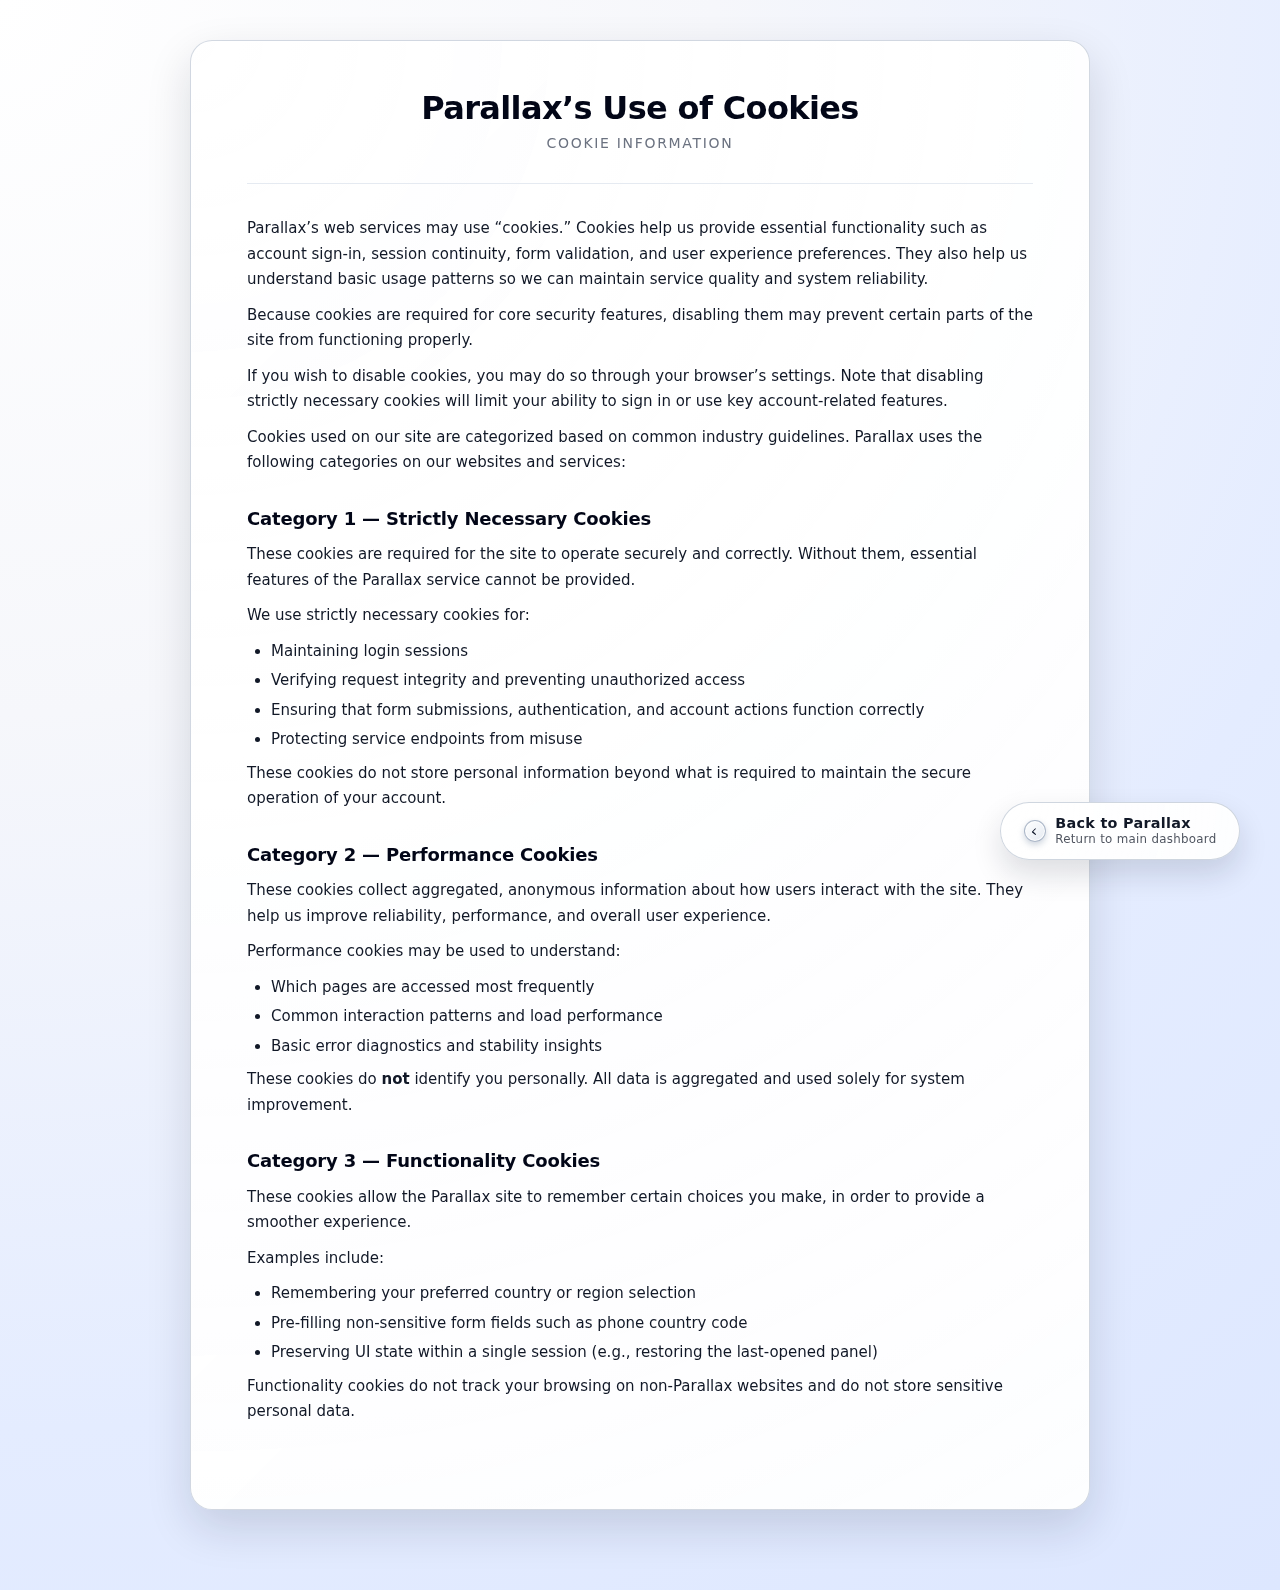
<file: frontend_and_backend_project/Use_of_Cookies.html>
<!DOCTYPE html>
<html lang="en">
<head>
  <meta charset="UTF-8" />
  <title>Parallax – Use of Cookies</title>
  <link rel="icon" type="image/png" href="resource/img/Logo.png" />
  <meta name="viewport" content="width=device-width, initial-scale=1" />

  <style>
    /* Basic reset */
    * {
      margin: 0;
      padding: 0;
      box-sizing: border-box;
    }

    html,
    body {
      font-family: -apple-system, BlinkMacSystemFont, "SF Pro Text",
        system-ui, -system-ui, "Helvetica Neue", Arial, sans-serif;
      color: #111827;
      -webkit-font-smoothing: antialiased;
    }

    body {
      min-height: 100vh;
      padding: 40px 16px 80px;
      background:
        radial-gradient(circle at top left, #ffffff 0, #f6f7fb 35%, #e4ecff 70%, #dde7ff 100%);
    }

    .page {
      max-width: 900px;
      margin: 0 auto;
      border-radius: 22px;
      padding: 48px 56px 56px;

      background:
        radial-gradient(circle at 0 0, rgba(255, 255, 255, 0.96), rgba(255, 255, 255, 0.82)),
        linear-gradient(135deg, rgba(255, 255, 255, 0.9), rgba(244, 247, 255, 0.96));
      border: 1px solid rgba(148, 163, 184, 0.42);
      box-shadow:
        0 18px 45px rgba(15, 23, 42, 0.14),
        0 0 0 1px rgba(255, 255, 255, 0.7) inset;
      backdrop-filter: blur(26px) saturate(135%);
    }

    @media (max-width: 768px) {
      body {
        padding: 24px 12px 40px;
      }
      .page {
        padding: 32px 20px 40px;
        border-radius: 18px;
      }
    }

    .page-header {
      text-align: center;
      margin-bottom: 32px;
    }

    .page-title {
      font-size: 32px;
      font-weight: 600;
      letter-spacing: -0.02em;
      margin-bottom: 8px;
      color: #020617;
    }

    .page-subtitle {
      font-size: 14px;
      text-transform: uppercase;
      letter-spacing: 0.12em;
      color: #6b7280;
    }

    hr.divider {
      border: none;
      border-top: 1px solid rgba(226, 232, 240, 0.9);
      margin: 24px 0 32px;
    }

    .section {
      margin-bottom: 28px;
      line-height: 1.7;
      font-size: 15px;
      color: #111827;
    }

    .section h2 {
      font-size: 18px;
      font-weight: 600;
      margin-bottom: 8px;
      letter-spacing: -0.01em;
      color: #020617;
    }

    .section p {
      margin-bottom: 10px;
    }

    .section ul {
      margin: 8px 0 8px 20px;
      padding-left: 4px;
    }

    .section li {
      margin-bottom: 4px;
    }

    strong {
      font-weight: 600;
    }

    .back-fab {
      position: fixed;
      right: 2.5rem;
      bottom: 2.5rem;
      z-index: 999;
    }

    .back-fab__button {
      display: inline-flex;
      align-items: center;
      gap: 0.6rem;
      padding: 0.8rem 1.4rem;
      border-radius: 999px;

      background:
        radial-gradient(circle at 0 0, rgba(255, 255, 255, 0.95), rgba(255, 255, 255, 0.8)),
        linear-gradient(135deg, rgba(255, 255, 255, 0.96), rgba(243, 246, 255, 0.96));
      border: 1px solid rgba(148, 163, 184, 0.45);
      box-shadow:
        0 14px 30px rgba(15, 23, 42, 0.14),
        0 0 0 1px rgba(255, 255, 255, 0.85) inset;
      backdrop-filter: blur(22px) saturate(130%);

      color: #111827;
      text-decoration: none;
      font-size: 0.9rem;
      letter-spacing: 0.02em;
      transition:
        transform 150ms ease-out,
        box-shadow 150ms ease-out,
        border-color 150ms ease-out,
        background 150ms ease-out;
    }

    .back-fab__icon {
      width: 22px;
      height: 22px;
      border-radius: 999px;
      border: 1px solid rgba(148, 163, 184, 0.75);
      display: flex;
      align-items: center;
      justify-content: center;
      background:
        linear-gradient(135deg,
          rgba(255, 255, 255, 0.97),
          rgba(226, 232, 240, 0.9)
        );
      box-shadow:
        0 3px 6px rgba(148, 163, 184, 0.45),
        0 0 0 1px rgba(255, 255, 255, 0.9) inset;
    }

    .back-fab__icon svg {
      width: 11px;
      height: 11px;
      display: block;
      color: #0f172a;
    }

    .back-fab__labels {
      display: flex;
      flex-direction: column;
      align-items: flex-start;
    }

    .back-fab__label-main {
      font-weight: 600;
      line-height: 1.1;
    }

    .back-fab__label-sub {
      font-size: 0.74rem;
      opacity: 0.75;
      line-height: 1.2;
    }

    .back-fab__button:hover {
      transform: translateY(-1px) scale(1.02);
      border-color: rgba(59, 130, 246, 0.78);
      background:
        radial-gradient(circle at 0 0, rgba(219, 234, 254, 0.96), rgba(255, 255, 255, 0.96)),
        linear-gradient(135deg, rgba(255, 255, 255, 0.99), rgba(219, 234, 254, 0.99));
      box-shadow:
        0 18px 38px rgba(15, 23, 42, 0.16),
        0 0 0 1px rgba(226, 232, 240, 0.9) inset;
    }

    .back-fab__button:active {
      transform: translateY(1px) scale(0.97);
      box-shadow:
        0 8px 18px rgba(15, 23, 42, 0.18),
        0 0 0 1px rgba(203, 213, 225, 0.95) inset;
    }

    @media (max-width: 600px) {
      .back-fab {
        right: 1.25rem;
        bottom: 1.25rem;
      }
    }
  </style>
</head>

<body>
  <main class="page">
    <header class="page-header">
      <h1 class="page-title">Parallax’s Use of Cookies</h1>
      <div class="page-subtitle">Cookie Information</div>
    </header>

    <hr class="divider" />

    <section class="section">
      <p>
        Parallax’s web services may use “cookies.” Cookies help us provide essential
        functionality such as account sign-in, session continuity, form validation,
        and user experience preferences. They also help us understand basic usage
        patterns so we can maintain service quality and system reliability.
      </p>
      <p>
        Because cookies are required for core security features, disabling them may
        prevent certain parts of the site from functioning properly.
      </p>
      <p>
        If you wish to disable cookies, you may do so through your browser’s settings.
        Note that disabling strictly necessary cookies will limit your ability to sign in
        or use key account-related features.
      </p>
      <p>
        Cookies used on our site are categorized based on common industry guidelines.
        Parallax uses the following categories on our websites and services:
      </p>
    </section>

    <section class="section">
      <h2>Category 1 — Strictly Necessary Cookies</h2>
      <p>
        These cookies are required for the site to operate securely and correctly.
        Without them, essential features of the Parallax service cannot be provided.
      </p>
      <p>We use strictly necessary cookies for:</p>
      <ul>
        <li>Maintaining login sessions</li>
        <li>Verifying request integrity and preventing unauthorized access</li>
        <li>
          Ensuring that form submissions, authentication, and account actions
          function correctly
        </li>
        <li>Protecting service endpoints from misuse</li>
      </ul>
      <p>
        These cookies do not store personal information beyond what is required to
        maintain the secure operation of your account.
      </p>
    </section>

    <section class="section">
      <h2>Category 2 — Performance Cookies</h2>
      <p>
        These cookies collect aggregated, anonymous information about how users
        interact with the site. They help us improve reliability, performance,
        and overall user experience.
      </p>
      <p>Performance cookies may be used to understand:</p>
      <ul>
        <li>Which pages are accessed most frequently</li>
        <li>Common interaction patterns and load performance</li>
        <li>Basic error diagnostics and stability insights</li>
      </ul>
      <p>
        These cookies do <strong>not</strong> identify you personally.
        All data is aggregated and used solely for system improvement.
      </p>
    </section>

    <section class="section">
      <h2>Category 3 — Functionality Cookies</h2>
      <p>
        These cookies allow the Parallax site to remember certain choices you make,
        in order to provide a smoother experience.
      </p>
      <p>Examples include:</p>
      <ul>
        <li>Remembering your preferred country or region selection</li>
        <li>Pre-filling non-sensitive form fields such as phone country code</li>
        <li>
          Preserving UI state within a single session (e.g., restoring the
          last-opened panel)
        </li>
      </ul>
      <p>
        Functionality cookies do not track your browsing on non-Parallax websites
        and do not store sensitive personal data.
      </p>
    </section>
  </main>

  <div class="back-fab">
    <a
      class="back-fab__button"
      href="https://parallax.twilightfrosty.com/"
      onclick="
        if (window.history.length > 1) {
          history.back();
          return false;
        }
      "
    >
      <span class="back-fab__icon">
        <svg viewBox="0 0 16 16" aria-hidden="true">
          <path
            d="M9.9 3.2a.75.75 0 0 1 0 1.06L6.16 8l3.74 3.74a.75.75 0 1 1-1.06 1.06L4.57 9.47a1 1 0 0 1 0-1.41l4.27-4.27a.75.75 0 0 1 1.06 0z"
            fill="currentColor"
          />
        </svg>
      </span>
      <span class="back-fab__labels">
        <span class="back-fab__label-main">Back to Parallax</span>
        <span class="back-fab__label-sub">Return to main dashboard</span>
      </span>
    </a>
  </div>
</body>
</html>
</file>
<file: frontend_and_backend_project/styles.css>
:root {
  color-scheme: light;
  font-family: "SF Pro Display", "SF Pro Text", "PingFang SC", "Helvetica Neue",
    -apple-system, BlinkMacSystemFont, "Microsoft YaHei", sans-serif;
  line-height: 1.5;
  font-weight: 400;
  background-color: #f5f5f7;
  color: #1d1d1f;
}

* {
  box-sizing: border-box;
}

body {
  margin: 0;
  min-height: 100vh;
  display: flex;
  flex-direction: column;
  background: #f5f5f7;
}

a {
  color: inherit;
}

a.link {
  color: #06c;
  text-decoration: none;
}

a.link:hover,
a.link:focus {
  text-decoration: underline;
}

.apple-header {
  background: rgba(255, 255, 255, 0.82);
  backdrop-filter: saturate(180%) blur(20px);
  border-bottom: 1px solid rgba(210, 210, 215, 0.8);
}

.apple-nav {
  max-width: 980px;
  margin: 0 auto;
  padding: 0 24px;
  height: 44px;

  display: flex;
  align-items: center;
  position: relative;

  font-size: 12px;
  letter-spacing: 0.02em;
}

.nav-logo {
  text-decoration: none;
  display: inline-flex;
  align-items: center;
  justify-content: center;
  height: 100%;
  font-family: system-ui, -apple-system, BlinkMacSystemFont, "SF Pro Text",
    "Segoe UI", Roboto, Helvetica, Arial, sans-serif;
  font-weight: 700;
  font-size: 12px;
  letter-spacing: 0.03em;
  color: #111111;
}

.nav-logo-text {
  line-height: 1;
}

.nav-links {
  list-style: none;
  margin: 0;
  padding: 0;

  display: flex;
  gap: 24px;

  position: absolute;
  left: 50%;
  transform: translateX(-50%);

  color: rgba(29, 29, 31, 0.8);
}
.nav-links a {
  text-decoration: none;
  color: inherit;
}

.nav-links a:hover,
.nav-links a:focus {
  color: #000;
}

/* nav actions removed */

main {
  flex: 1;
  width: 100%;
  max-width: 980px;
  margin: 48px auto 0;
  padding: 0 24px 120px;
}

.signin-shell {
  display: flex;
  flex-direction: column;
  align-items: center;
  text-align: center;
  gap: 32px;
}

.signin-heading {
  font-size: clamp(32px, 5vw, 48px);
  font-weight: 600;
  margin: 30px 0 0;
}

.signin-subheading {
  margin: -30px 0 0;
  font-size: 17px;
  color: rgba(29, 29, 31, 0.7);
}

.signin-card {
  background: #fff;
  border-radius: 22px;
  border: 1px solid rgba(210, 210, 215, 0.7);
  box-shadow: 0 12px 30px rgba(0, 0, 0, 0.08);
  padding: 40px 48px 30px;
  width: 100%;
  max-width: 480px;
  display: flex;
  flex-direction: column;
  align-items: stretch;
  gap: 20px;
  margin: 50px 0 0;
}

.signin-card .account-logo {
  width: 240px;
  height: 240px;
  margin: 2px auto 10px;
  display: block;
}

.parallax-ring-logo {
  position: relative;
  width: 100%;
  height: 100%;
  border-radius: 0%;
  overflow: hidden;
}

.parallax-ring-bg {
  position: absolute;
  inset: 0;
  border-radius: 50%;
  background:
    radial-gradient(
      circle at center,
      rgba(255,255,255,0.8) 0%,
      rgba(255,255,255,0.0) 35%
    ),
    conic-gradient(
      from 215deg at 50% 50%,
      #ff6a3d, #ff9f1c, #ffd166, #8df3ff,
      #4cc9f0, #4895ef, #8b5cf6, #d946ef,
      #ff2e93, #ff2e6e, #ff6a3d
    );
  background-blend-mode: screen, normal;
  filter: saturate(90%) brightness(95%) contrast(100%);
}

#parallax-ring-mask {
  position: absolute;
  inset: 0;
  width: 100%;
  height: 100%;
  display: block;
}

.parallax-ring-mark {
  position: absolute;
  inset: 0;
  display: grid;
  place-items: center;
  pointer-events: none;
  font-size: 48px;
  font-weight: 600;
  color: #000;
}

.signin-card.register-mode .account-logo,
.signin-card.reset-mode .account-logo {
  display: none;
}

.signin-card.register-mode {
  max-width: 640px;
  align-items: flex-start;
  gap: 32px;
  text-align: left;
}

.signin-card.register-mode .card-title,
.signin-card.register-mode .card-subtitle {
  display: none;
}

.signin-card.register-mode .message {
  text-align: left;
}

.signin-card.reset-mode {
  max-width: 760px;
  text-align: left;
  align-items: stretch;
  gap: 32px;
}

.signin-card.reset-mode .card-title,
.signin-card.reset-mode .card-subtitle {
  display: none;
}

.signin-card.reset-mode .message {
  text-align: left;
}

.card-title {
  margin: 0;
  font-size: 24px;
  font-weight: 600;
}

.auth-form {
  display: none;
  flex-direction: column;
  gap: 18px;
  margin: 8px 0 0;
}

#login-form {
  position: relative;
}

#login-form .identifier-field {
  order: 1;
}

#login-form .password-field {
  order: 2;
}

#login-form .remember-row {
  order: 3;
}

#login-form .primary-button {
  order: 4;
}

#login-form .link-group {
  order: 5;
}

#login-form .stage-note {
  order: 6;
}

#login-form .stage-note {
  margin: 0;
  font-size: 13px;
  color: rgba(29, 29, 31, 0.6);
  line-height: 1.45;
}

#login-form[data-stage="identifier"] .password-field,
#login-form[data-stage="identifier"] .password-stage {
  display: none;
}

#login-form[data-stage="password"] .stage-note {
  display: none;
}

#login-form[data-stage="password"] .primary-button {
  background: linear-gradient(180deg, #0071e3, #005bb5);
  box-shadow: 0 8px 16px rgba(0, 113, 227, 0.24);
}

.auth-form.active {
  display: flex;
}

.reset-form {
  gap: 0;
}

.reset-form.active {
  display: block;
}

.reset-layout {
  display: grid;
  gap: 32px;
  grid-template-columns: minmax(0, 1fr) 260px;
  align-items: start;
}

.reset-main {
  display: flex;
  flex-direction: column;
  gap: 20px;
}

.reset-title {
  margin: 0;
  font-size: 28px;
  font-weight: 600;
}

.reset-description {
  margin: 0;
  font-size: 15px;
  color: rgba(29, 29, 31, 0.7);
  line-height: 1.6;
}

.reset-captcha {
  background: rgba(245, 245, 247, 0.75);
}

.reset-form .primary-button {
  align-self: flex-start;
  padding: 14px 32px;
}

.reset-links {
  margin: 0;
  font-size: 14px;
}

.reset-links .link {
  font-weight: 500;
}

.reset-support {
  background: rgba(245, 245, 247, 0.9);
  border-radius: 18px;
  border: 1px solid rgba(210, 210, 215, 0.7);
  padding: 24px;
  display: flex;
  flex-direction: column;
  gap: 12px;
  font-size: 14px;
  line-height: 1.6;
  color: rgba(29, 29, 31, 0.75);
}

.reset-support h3 {
  margin: 0;
  font-size: 16px;
  font-weight: 600;
  color: rgba(29, 29, 31, 0.85);
}

.account-form {
  width: 100%;
  display: none;
  flex-direction: column;
  gap: 32px;
}

.account-form.active {
  display: flex;
}

.account-form .primary-button {
  align-self: flex-start;
  padding: 14px 32px;
}

.account-header {
  text-align: left;
}

.account-title {
  margin: 0 0 8px;
  font-size: 28px;
  font-weight: 600;
}

.account-subtitle {
  margin: 0;
  color: rgba(29, 29, 31, 0.65);
  font-size: 15px;
  line-height: 1.6;
}

.account-subtitle .link {
  font-weight: 500;
  margin-left: 6px;
}

.field-stack {
  display: flex;
  flex-direction: column;
  gap: 20px;
}

.field-row {
  display: grid;
  gap: 16px;
}

.field-row:not(.single) {
  grid-template-columns: repeat(auto-fit, minmax(160px, 1fr));
}

.field-block {
  display: flex;
  flex-direction: column;
  text-align: left;
  gap: 6px;
}

.field-label {
  font-size: 14px;
  font-weight: 600;
  color: rgba(29, 29, 31, 0.8);
}

.field-block input,
.field-block select,
.verification-box input {
  border-radius: 12px;
  border: 1px solid rgba(210, 210, 215, 0.7);
  padding: 14px 16px;
  font-size: 16px;
  outline: none;
  background: rgba(245, 245, 247, 0.9);
  transition: border 0.15s ease, box-shadow 0.15s ease, background 0.15s ease;
}

.field-block input:focus,
.field-block select:focus,
.verification-box input:focus {
  border-color: rgba(0, 113, 227, 0.7);
  background: #fff;
  box-shadow: 0 0 0 4px rgba(0, 113, 227, 0.15);
}

.field-block select {
  appearance: none;
  -webkit-appearance: none;
  background-image: url('data:image/svg+xml,%3Csvg xmlns="http://www.w3.org/2000/svg" width="12" height="8" viewBox="0 0 12 8"%3E%3Cpath fill="%23666" d="M6 8 0 0h12z"/%3E%3C/svg%3E');
  background-repeat: no-repeat;
  background-position: right 16px center;
  background-size: 12px 8px;
  padding-right: 40px;
}

.fieldset {
  border: 1px solid rgba(210, 210, 215, 0.7);
  border-radius: 16px;
  padding: 18px 16px;
  display: flex;
  flex-direction: column;
  gap: 10px;
}

.fieldset legend {
  padding: 0 6px;
}

.choice-item {
  display: flex;
  align-items: center;
  gap: 12px;
  font-size: 15px;
  color: rgba(29, 29, 31, 0.8);
}

.choice-item input {
  width: 18px;
  height: 18px;
  accent-color: #0071e3;
}

.account-info,
.account-disclaimer {
  margin: 0;
  font-size: 14px;
  color: rgba(29, 29, 31, 0.65);
  line-height: 1.6;
}

.verification-box {
  border: 1px solid rgba(210, 210, 215, 0.7);
  border-radius: 16px;
  padding: 18px;
  display: grid;
  gap: 12px;
  background: rgba(245, 245, 247, 0.6);
}

.verification-title {
  margin: 0;
  font-size: 14px;
  font-weight: 600;
  color: rgba(29, 29, 31, 0.8);
}

.verification-code {
  font-size: 24px;
  letter-spacing: 8px;
  font-weight: 600;
}

.verification-actions {
  display: flex;
  gap: 16px;
  flex-wrap: wrap;
}

.link-button {
  border: none;
  background: none;
  padding: 0;
  font-size: 14px;
  color: #06c;
  cursor: pointer;
}

.link-button:hover,
.link-button:focus {
  text-decoration: underline;
}

.input-field {
  position: relative;
  display: block;
  background: rgba(245, 245, 247, 0.9);
  border-radius: 12px;
  padding: 22px 18px 10px;
  border: 1px solid rgba(210, 210, 215, 0.6);
  transition: border-color 0.2s ease, box-shadow 0.2s ease, background 0.2s ease;
}

.input-field:focus-within {
  border-color: rgba(0, 113, 227, 0.7);
  background: #fff;
  box-shadow: 0 0 0 4px rgba(0, 113, 227, 0.15);
}

.input-field input {
  width: 100%;
  border: none;
  background: transparent;
  padding: 0;
  font-size: 16px;
  outline: none;
  color: #1d1d1f;
}

.input-field input::placeholder {
  color: transparent;
}

.floating-field .floating-label {
  position: absolute;
  left: 18px;
  top: 50%;
  transform: translateY(-50%);
  font-size: 16px;
  color: rgba(60, 60, 67, 0.65);
  pointer-events: none;
  transition: transform 0.2s ease, top 0.2s ease, font-size 0.2s ease,
    color 0.2s ease;
}

.floating-field input:focus + .floating-label,
.floating-field input:not(:placeholder-shown) + .floating-label {
  top: 10px;
  transform: translateY(0);
  font-size: 12px;
  color: rgba(29, 29, 31, 0.7);
}

.remember-row {
  display: inline-flex;
  align-items: center;
  gap: 10px;
  font-size: 14px;
  color: rgba(29, 29, 31, 0.8);
}

.remember-row input {
  width: 18px;
  height: 18px;
  accent-color: #0071e3;
}

.primary-button {
  border: none;
  border-radius: 12px;
  background: linear-gradient(135deg, #0071e3, #0a84ff);
  color: #fff;
  font-size: 16px;
  font-weight: 600;
  padding: 14px 16px;
  cursor: pointer;
  transition: transform 0.15s ease, box-shadow 0.15s ease;
}

.primary-button:hover,
.primary-button:focus {
  transform: translateY(-1px);
  box-shadow: 0 8px 16px rgba(10, 132, 255, 0.2);
}

.secondary-button {
  border: 1px solid rgba(29, 29, 31, 0.2);
  border-radius: 12px;
  background: transparent;
  color: #1d1d1f;
  font-size: 16px;
  font-weight: 600;
  padding: 12px 18px;
  cursor: pointer;
  transition: background 0.2s ease;
}

.secondary-button:hover,
.secondary-button:focus {
  background: rgba(0, 0, 0, 0.05);
}

.link-group {
  display: flex;
  flex-direction: column;
  gap: 6px;
  font-size: 14px;
}

/* ===== Global pill messages ===== */

.message {
  display: inline-flex;
  align-items: center;
  gap: 8px;
  padding: 6px 14px;
  border-radius: 9px;
  font-size: 13px;
  line-height: 1.3;
  border: 1px solid transparent;
  background: transparent;
  color: #1d1d1f;
  min-height: 0;
  margin: 0px;
}

.message.message--empty {
  padding: 0;
  border: none;
  background: none;
  min-height: 20px; 
}

.message.message--info {
  background: #f2f2f7;
  border-color: rgba(60, 60, 67, 0.18);
  color: rgba(29, 29, 31, 0.9);
}

.message.message--pending {
  background: #eef1ff;
  border-color: rgba(53, 88, 255, 0.25);
  color: #1f3dd9;
}

.message.message--success {
  background: #e9f7ef;
  border-color: rgba(18, 128, 92, 0.3);
  color: #117a4d;
}

.message.message--error {
  background: #fdeaea;
  border-color: rgba(215, 0, 21, 0.25);
  color: #b50b1b;
}

.message.message--blacklisted {
  background: #fff0f2;
  border-color: rgba(180, 0, 40, 0.35);
  color: #a0002a;
}

.message__icon {
  display: inline-flex;
  align-items: center;
  justify-content: center;
}

.message__icon svg {
  width: 14px;
  height: 14px;
  flex-shrink: 0;
}

.message__text {
  display: inline;
}

.plate-code {
  font-family: system-ui, -apple-system, BlinkMacSystemFont, "SF Mono", monospace;
  font-weight: 600;
  letter-spacing: 0.08em;
  padding: 0.1rem 0.35rem;
  border-radius: 6px;
  background: rgba(255, 255, 255, 0.9);
}

.support-box {
  font-size: 14px;
  color: rgba(29, 29, 31, 0.7);
}

.license-panel {
  margin: 80px auto 0;
  width: 100%;
  max-width: 1200px;
  background: #fff;
  border-radius: 22px;
  border: 1px solid rgba(210, 210, 215, 0.7);
  box-shadow: 0 10px 30px rgba(0, 0, 0, 0.07);
  padding: 40px 48px 48px;
  display: grid;
  gap: 24px;
}

.account-panel {
  margin-top: 40px;
  background: #fff;
  border-radius: 22px;
  border: 1px solid rgba(210, 210, 215, 0.7);
  box-shadow: 0 10px 30px rgba(0, 0, 0, 0.07);
  padding: 40px 48px 48px;
  display: grid;
  gap: 24px;
}

.license-header h2 {
  margin: 0;
  font-size: 24px;
}

.license-header p {
  margin: 8px 0 0;
  color: rgba(29, 29, 31, 0.7);
}

.account-header-block h2 {
  margin: 0;
  font-size: 24px;
}

.account-header-block p {
  margin: 8px 0 0;
  color: rgba(29, 29, 31, 0.7);
}

.account-block {
  border: 1px solid rgba(210, 210, 215, 0.7);
  border-radius: 18px;
  padding: 20px 18px 24px;
  background: rgba(245, 245, 247, 0.6);
  display: grid;
  gap: 12px;
}

.account-block h3 {
  margin: 0;
  font-size: 18px;
}

.account-block-description {
  margin: 0;
  color: rgba(29, 29, 31, 0.7);
  font-size: 14px;
}

.account-block.danger {
  border-color: rgba(215, 0, 21, 0.25);
  background: rgba(255, 241, 242, 0.8);
}

.danger-button {
  border: 1px solid rgba(215, 0, 21, 0.6);
  background: transparent;
  color: #d70015;
  font-weight: 700;
  border-radius: 9px;
  padding: 12px 16px;
  cursor: pointer;
  transition: background 0.2s ease, color 0.2s ease;
}

.danger-button:hover,
.danger-button:focus {
  background: rgba(215, 0, 21, 0.08);
}

.license-form {
  display: grid;
  gap: 18px;
}
#query-image-form p {
  color: rgba(29, 29, 31, 0.7);
  margin: -8px 0 8px 0;
}

#query-image-form h2 {
  margin: 0;
}

.license-field {
  display: grid;
  gap: 8px;
  text-align: left;
  color: rgba(29, 29, 31, 0.8);
}

.license-field input,
.license-field select {
  border-radius: 12px;
  border: 1px solid rgba(210, 210, 215, 0.7);
  padding: 14px 16px;
  font-size: 16px;
  outline: none;
  background: #fff;
}

.license-field input:focus,
.license-field select:focus {
  border-color: rgba(0, 113, 227, 0.7);
  box-shadow: 0 0 0 4px rgba(0, 113, 227, 0.15);
}

.license-list-container h3 {
  margin: 0;
  font-size: 18px;
}

.vehicle-filters {
  display: flex;
  flex-wrap: wrap;
  gap: 12px;
  margin-top: 12px;
  align-items: flex-end;
}

.filter-field {
  display: flex;
  flex-direction: column;
  gap: 4px;
  min-width: 200px;
}

.filter-field span {
  font-size: 14px;
  color: rgba(29, 29, 31, 0.65);
}

.filter-field input,
.filter-field select {
  border-radius: 10px;
  border: 1px solid rgba(210, 210, 215, 0.8);
  padding: 10px 12px;
  font-size: 15px;
  background: #fff;
}

.filter-field input:focus,
.filter-field select:focus {
  border-color: rgba(0, 113, 227, 0.7);
  box-shadow: 0 0 0 4px rgba(0, 113, 227, 0.15);
}

.admin-only-filter {
  display: none;
}

.license-list-container.admin-view .admin-only-filter {
  display: flex;
}

.table-scroll-wrapper {
  margin-top: 12px;
  width: 100%;
  overflow-x: auto;
  -webkit-overflow-scrolling: touch;
}

.vehicles-table {
  width: 100%;
  border-collapse: collapse;
  table-layout: fixed;
  background: rgba(245, 245, 247, 0.8);
  border: 1px solid rgba(210, 210, 215, 0.6);
  border-radius: 14px;
  overflow: hidden;
}

.vehicles-table thead {
  background: #f0f0f2;
}

.vehicles-table th,
.vehicles-table td {
  padding: 12px 14px;
  text-align: left;
  font-size: 15px;
  border-bottom: 1px solid rgba(210, 210, 215, 0.6);
}

.vehicles-table td.owner-cell {
  white-space: nowrap;
  overflow: hidden;
  text-overflow: ellipsis;
}

.vehicles-table tr:last-child td {
  border-bottom: none;
}

.vehicles-table th:last-child,
.vehicles-table td:last-child {
  min-width: 80px;
}

.vehicles-actions-cell {
  text-align: center;
}

.vehicles-actions {
  display: flex;
  width: 100%;
  flex-wrap: wrap;
  gap: 4px 8px;
  justify-content: center;
}

.table-action-button {
  display: inline-flex;
  align-items: center;
  justify-content: center;
  padding: 4px 10px;
  border-radius: 9px;
  border: 1px solid rgba(0, 0, 0, 0.08);
  background: #ffffff;
  font-size: 12px;
  line-height: 1.2;
  font-weight: 500;
  cursor: pointer;
  transition:
    background-color 0.15s ease,
    border-color 0.15s ease,
    box-shadow 0.15s ease,
    color 0.15s ease;
}

.table-action-button--danger {
  color: #b3261e;
  background: #fff5f4;
  border-color: #f4c7c3;
}

.table-action-button--danger:hover {
  background: #ffe2df;
  border-color: #e08c86;
  box-shadow: 0 0 0 1px rgba(179, 38, 30, 0.08);
}

.table-action-button--secondary {
  color: #0b6b34;
  background: #e9f6ee;
  border-color: #c3e7d2;
}

.table-action-button--secondary:hover {
  background: #d3eddc;
  border-color: #8fcea8;
  box-shadow: 0 0 0 1px rgba(11, 107, 52, 0.08);
}

.table-action-button--ghost {
  color: #444;
  background: #ffffff;
}

.table-action-button--ghost:hover {
  background: #f5f5f7;
  border-color: rgba(0, 0, 0, 0.12);
}

.table-action-button:focus-visible {
  outline: none;
  box-shadow: 0 0 0 2px rgba(0, 122, 255, 0.45);
}


.global-footer {
  border-top: 1px solid rgba(210, 210, 215, 0.6);
  padding: 10px 10px 0px 10px;
  background: rgba(255, 255, 255, 0.82);
  text-align: center;
  font-size: 12px;
  color: rgba(29, 29, 31, 0.6);
}

.footer-links {
  display: flex;
  justify-content: center;
  gap: 16px;
  margin-bottom: 0px;
}

.hidden {
  display: none !important;
}

.sr-only {
  position: absolute;
  width: 1px;
  height: 1px;
  padding: 0;
  margin: -1px;
  overflow: hidden;
  clip: rect(0, 0, 0, 0);
  border: 0;
}

.refresh-button {
  position: fixed;
  right: 24px;
  bottom: 110px;
  z-index: 1000;

  padding: 8px 14px;
  border-radius: 12px;
  border: none;
  background: #007aff;
  color: #fff;
  font-size: 14px;
  line-height: 1;
  cursor: pointer;

  box-shadow: 0 4px 12px rgba(0, 0, 0, 0.15);
  opacity: 0.9;
  transition:
    background 0.15s ease,
    transform 0.1s ease,
    box-shadow 0.15s ease,
    opacity 0.15s ease;
}

.refresh-button:hover {
  background: #0a84ff;
  opacity: 1;
  transform: translateY(-1px);
  box-shadow: 0 6px 16px rgba(0, 0, 0, 0.2);
}

.refresh-button:active {
  transform: translateY(0);
  box-shadow: 0 3px 8px rgba(0, 0, 0, 0.18);
}

.status-pill--success .plate-code {
  background: #ecfdf3;
  border-color: #a3e1b8;
}

.status-pill--error .plate-code {
  background: #fef2f2;
  border-color: #fecaca;
}

.status-pill--blacklisted .plate-code {
  background: #fef2f2;
  border-color: #fca5a5;
}

@media (max-width: 900px) {
  .nav-links {
    display: none;
  }

  .apple-nav {
    justify-content: space-between;
  }

  .reset-layout {
    grid-template-columns: 1fr;
  }
}

@media (max-width: 640px) {
  .apple-nav {
    padding: 0 16px;
  }

  .signin-card,
  .license-panel {
    padding: 32px 24px 36px;
  }

  .signin-card.register-mode {
    padding: 32px 24px 36px;
  }

  .signin-card.reset-mode {
    padding: 32px 24px 36px;
  }

  .reset-title {
    font-size: 24px;
  }

  .field-row:not(.single) {
    grid-template-columns: 1fr;
  }

  .account-title {
    font-size: 24px;
  }

  main {
    padding: 0 16px 80px;
    margin-top: 32px;
  }

  .signin-heading {
    font-size: 32px;
  }

}
</file>
